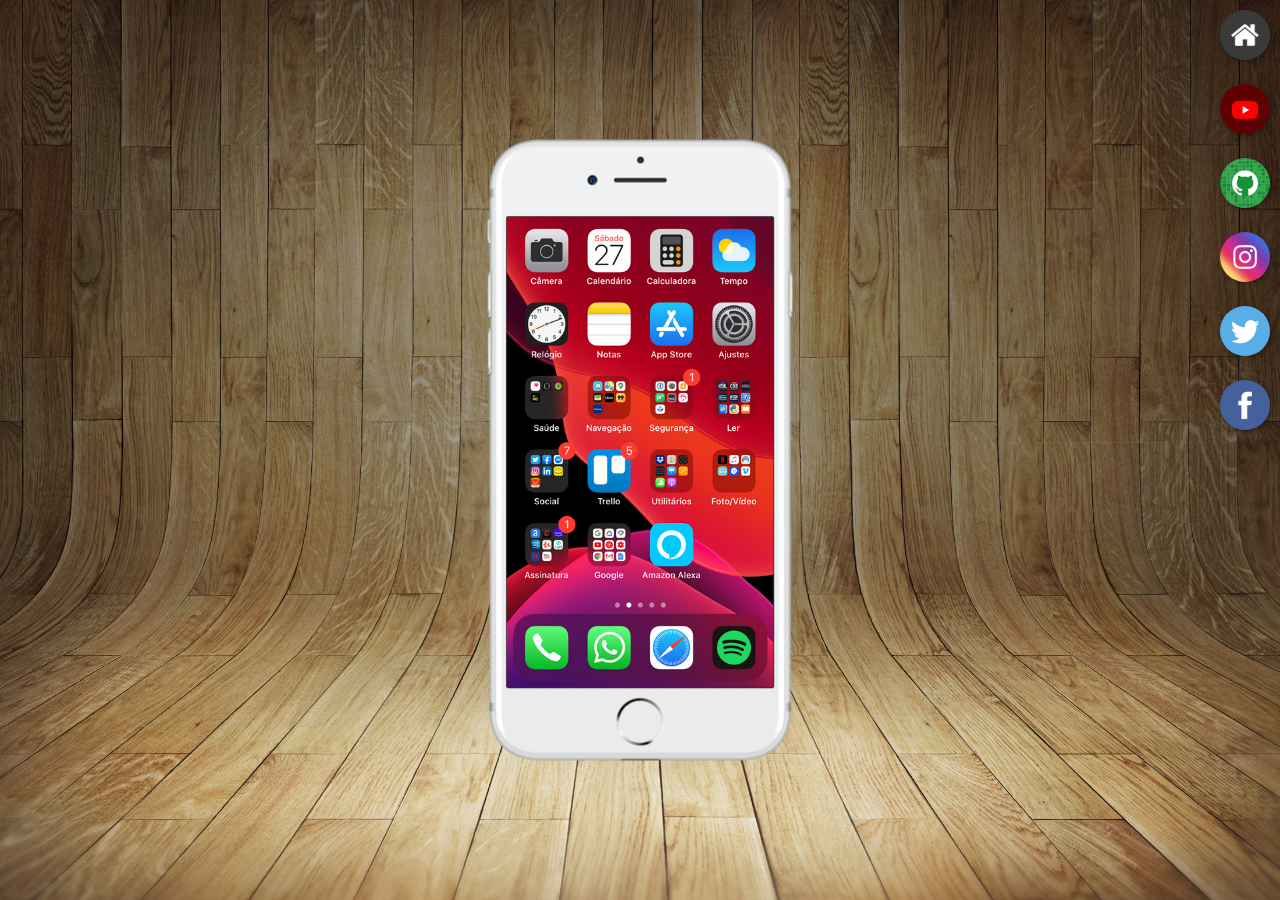
<file: index.html>
<!DOCTYPE html>
<html lang="en">
<head>
    <meta charset="UTF-8">
    <meta name="viewport" content="width=device-width, initial-scale=1.0">
    <title>Projeto Redes Sociais</title>
    <link rel="shortcut icon" href="pacote-d013/pacote-d013/favicon.ico" type="image/x-icon">
    <link rel="stylesheet" href="estilos/style.css">
</head>
<body>
    <main>
       <section id="telefone">
            <iframe src="home.html" name="tela" id="tela" frameborder="0">
                <p>Seu navegador não é compatível com isso.</p>
            </iframe>
       </section> 
       <section id="redes-sociais">
            <a href="home.html" target="tela"><img src="pacote-d013/pacote-d013/imagens/logo-home.jpg" alt="Home"></a><br>
            <a href="youtube.html" target="tela"><img src="pacote-d013/pacote-d013/imagens/logo-youtube.jpg" alt="Youtube"></a><br>
            <a href="github.html" target="tela"><img src="pacote-d013/pacote-d013/imagens/logo-github.jpg" alt="Githube"></a><br>
            <a href="instagram.html" target="tela"><img src="pacote-d013/pacote-d013/imagens/logo-instagram.jpg" alt="Instagram"></a><br>
            <a href="twitter.html" target="tela"><img src="pacote-d013/pacote-d013/imagens/logo-twitter.jpg" alt="Twitter"></a><br>
            <a href="facebook.html" target="tela"><img src="pacote-d013/pacote-d013/imagens/logo-facebook.jpg" alt="Facebook"></a>
       </section>
    </main>
</body>
</html>
</file>
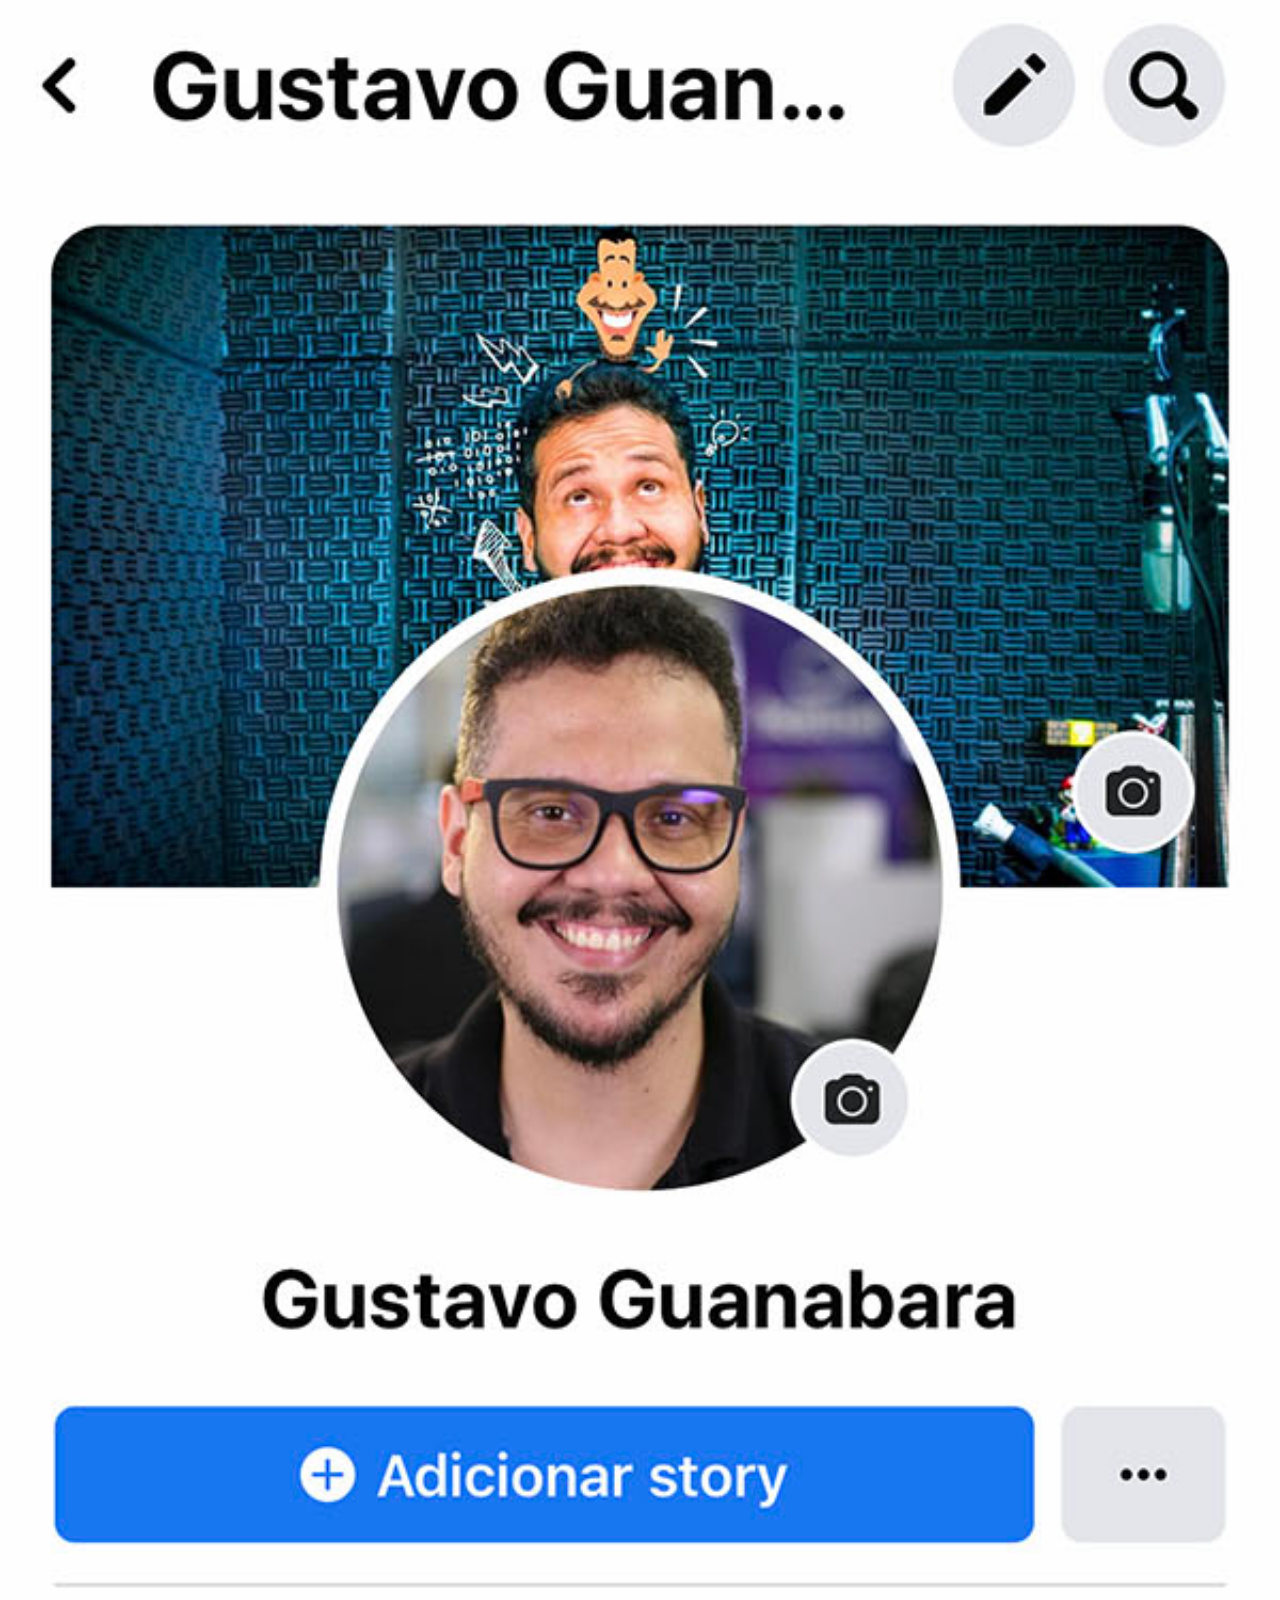
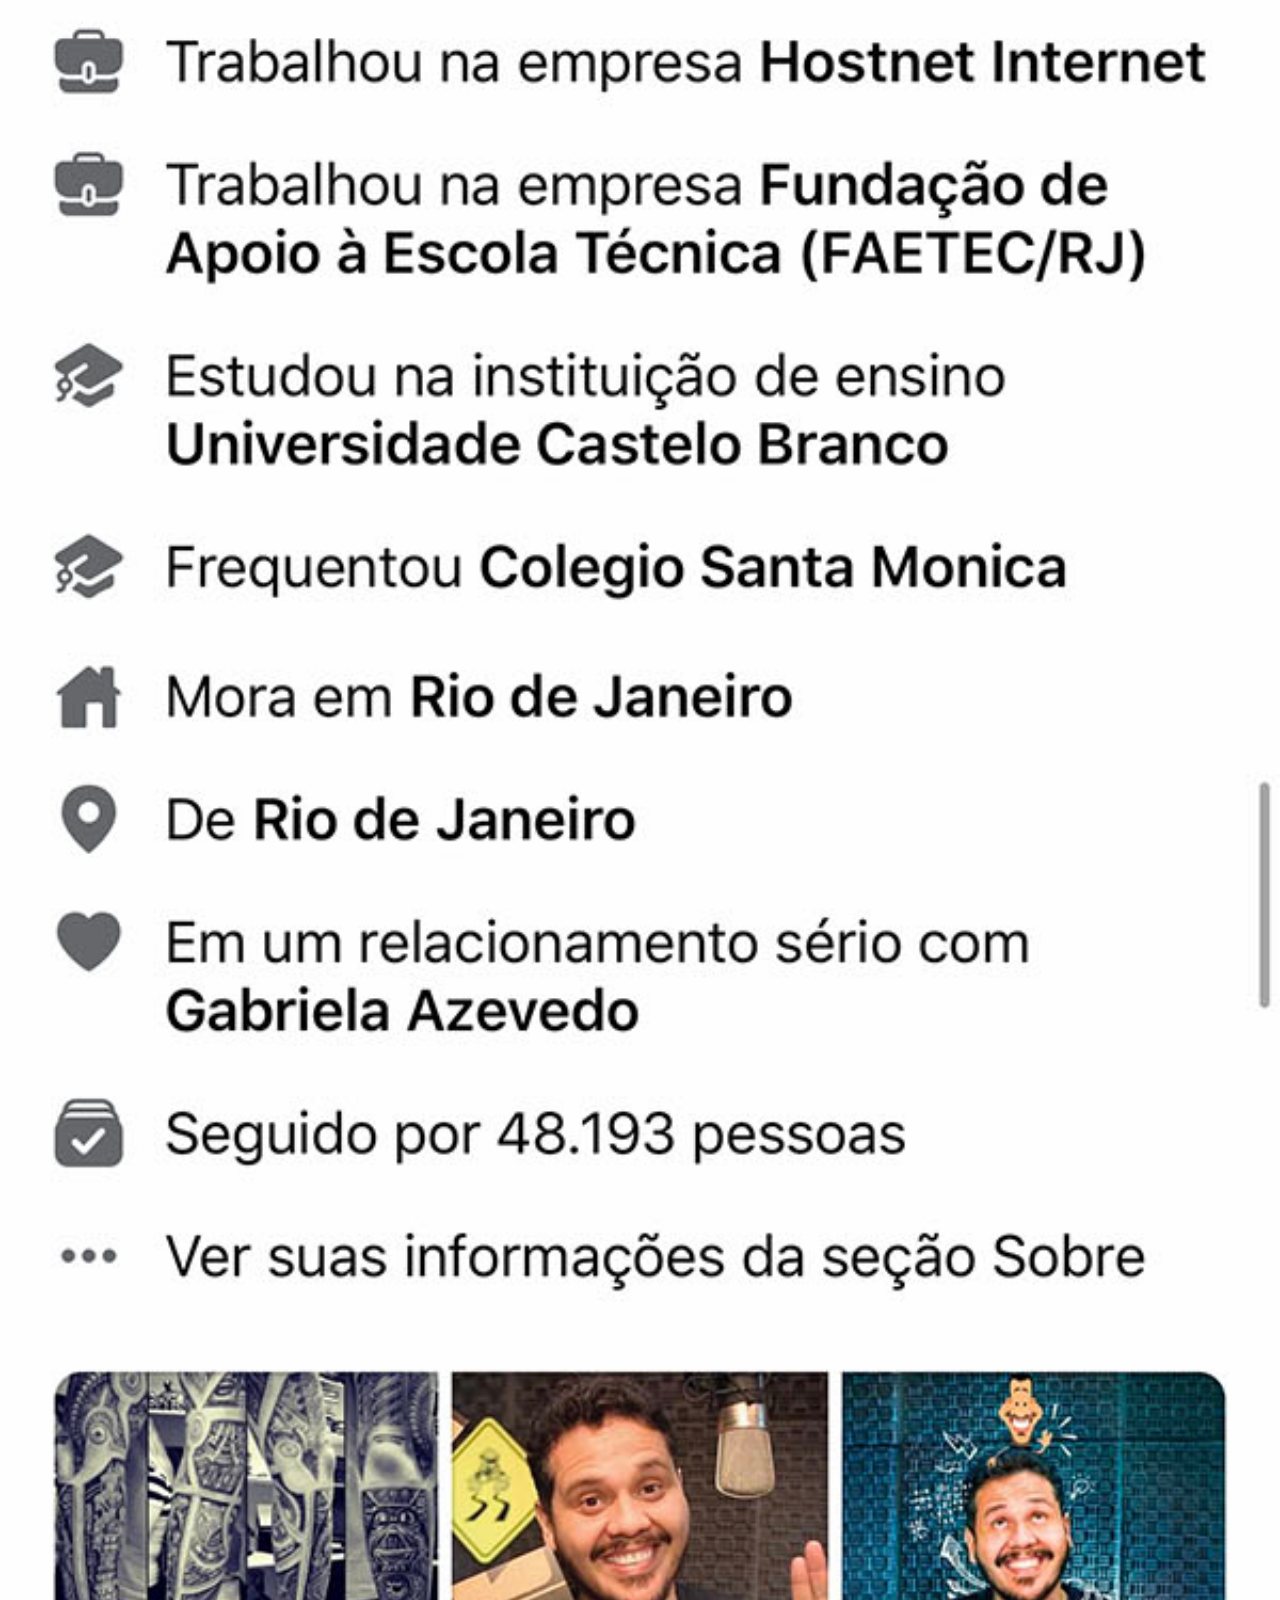
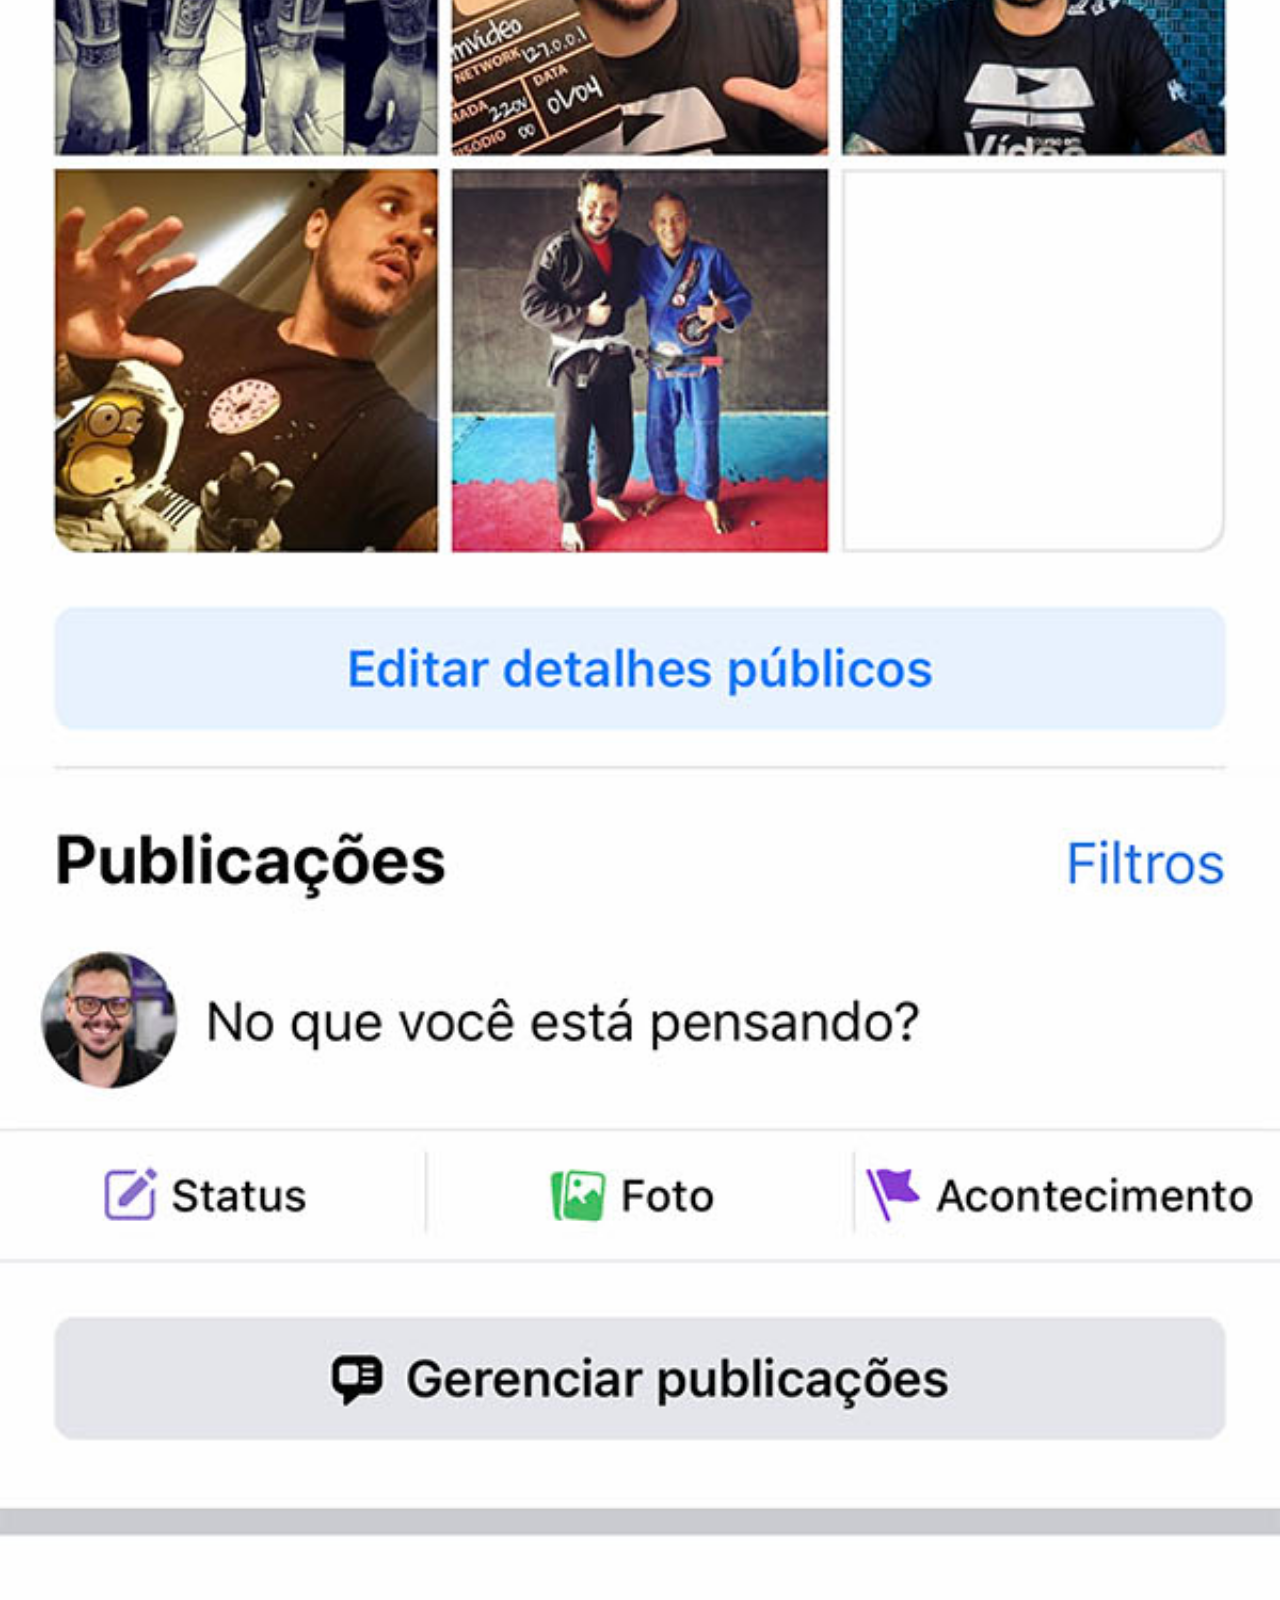
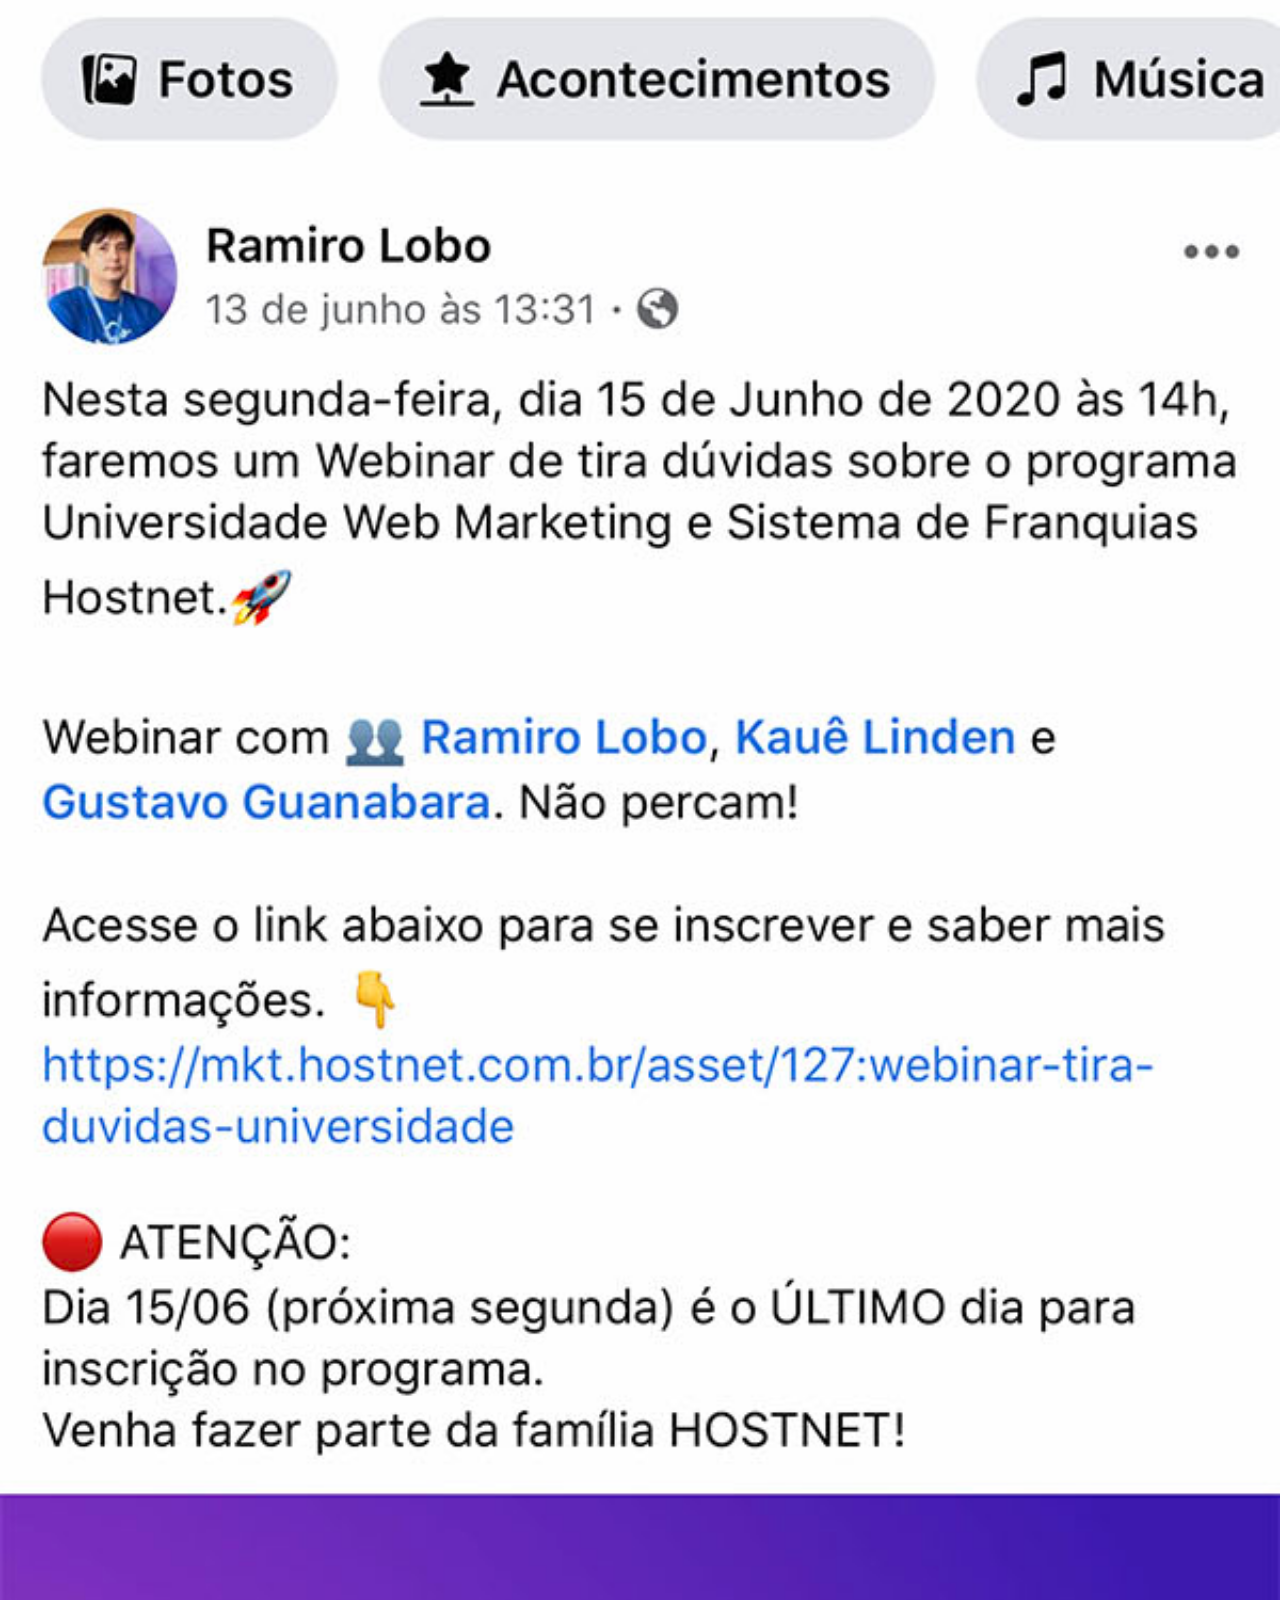
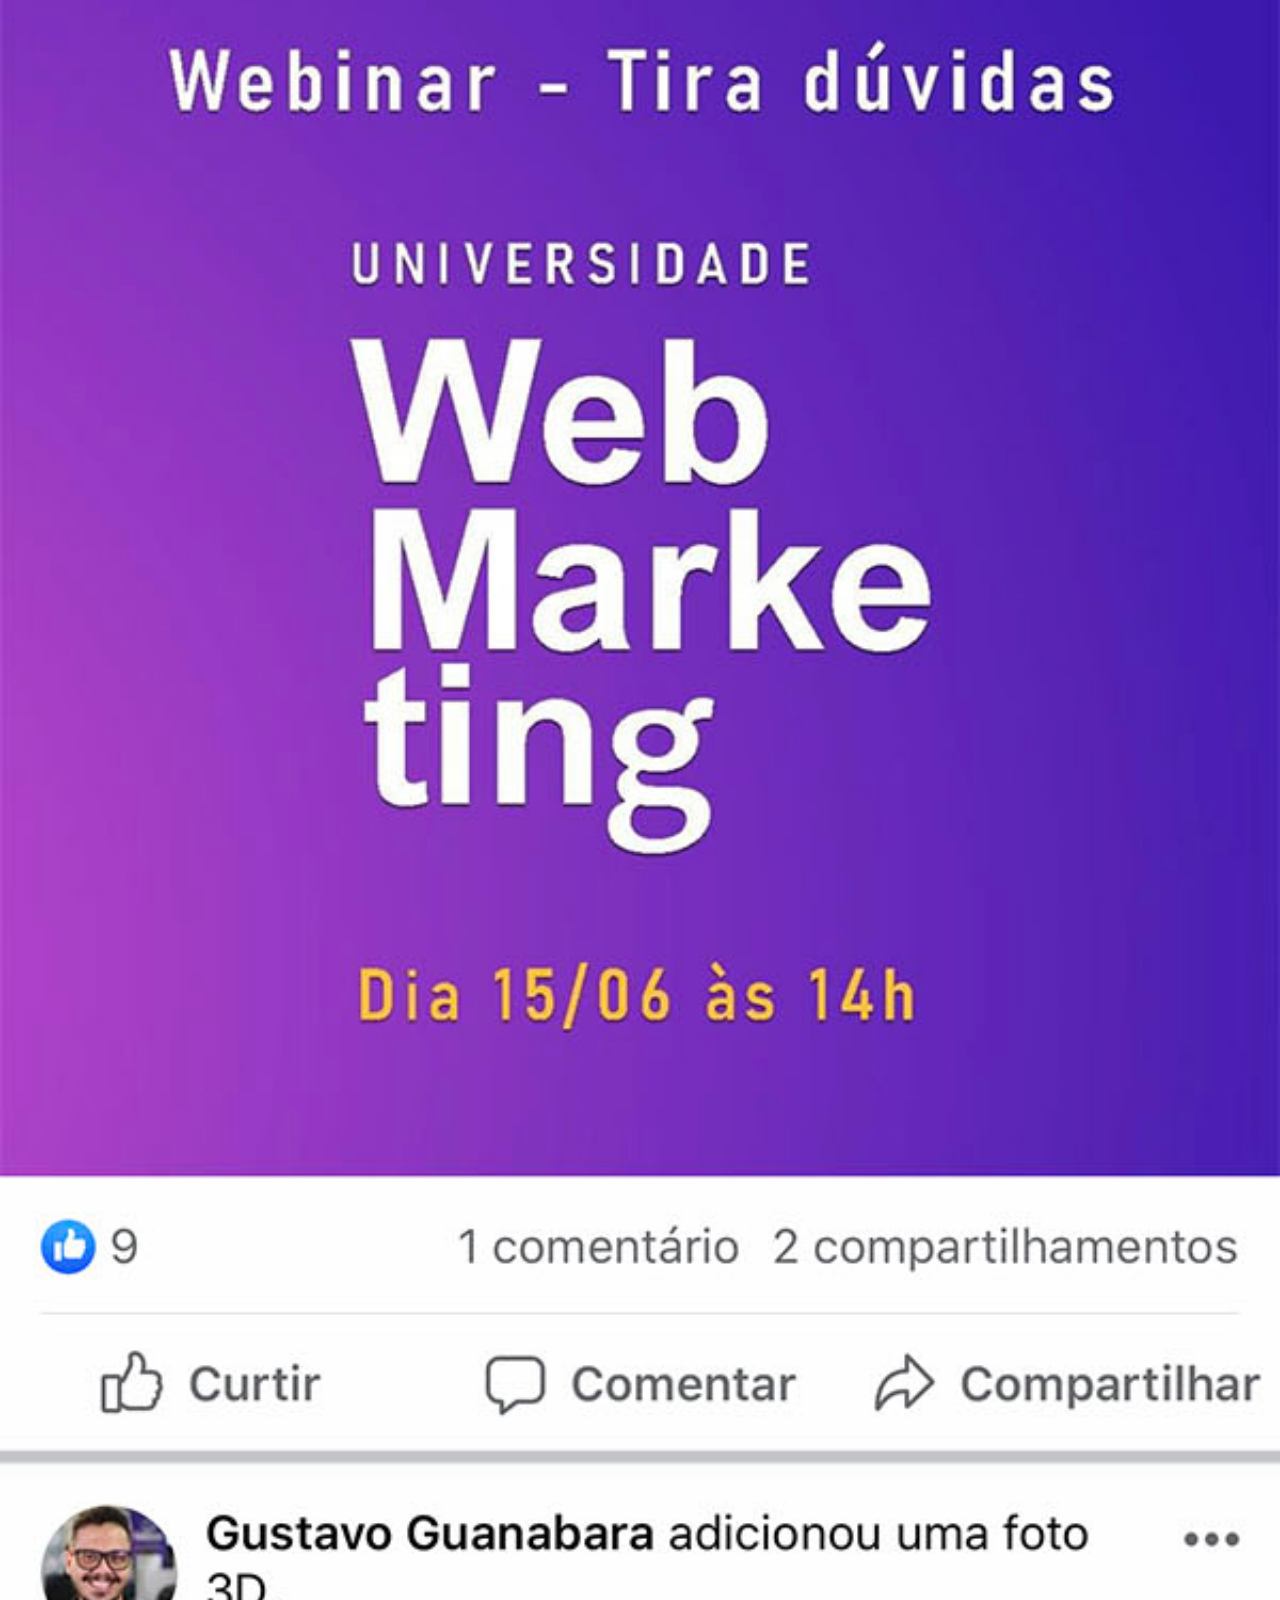
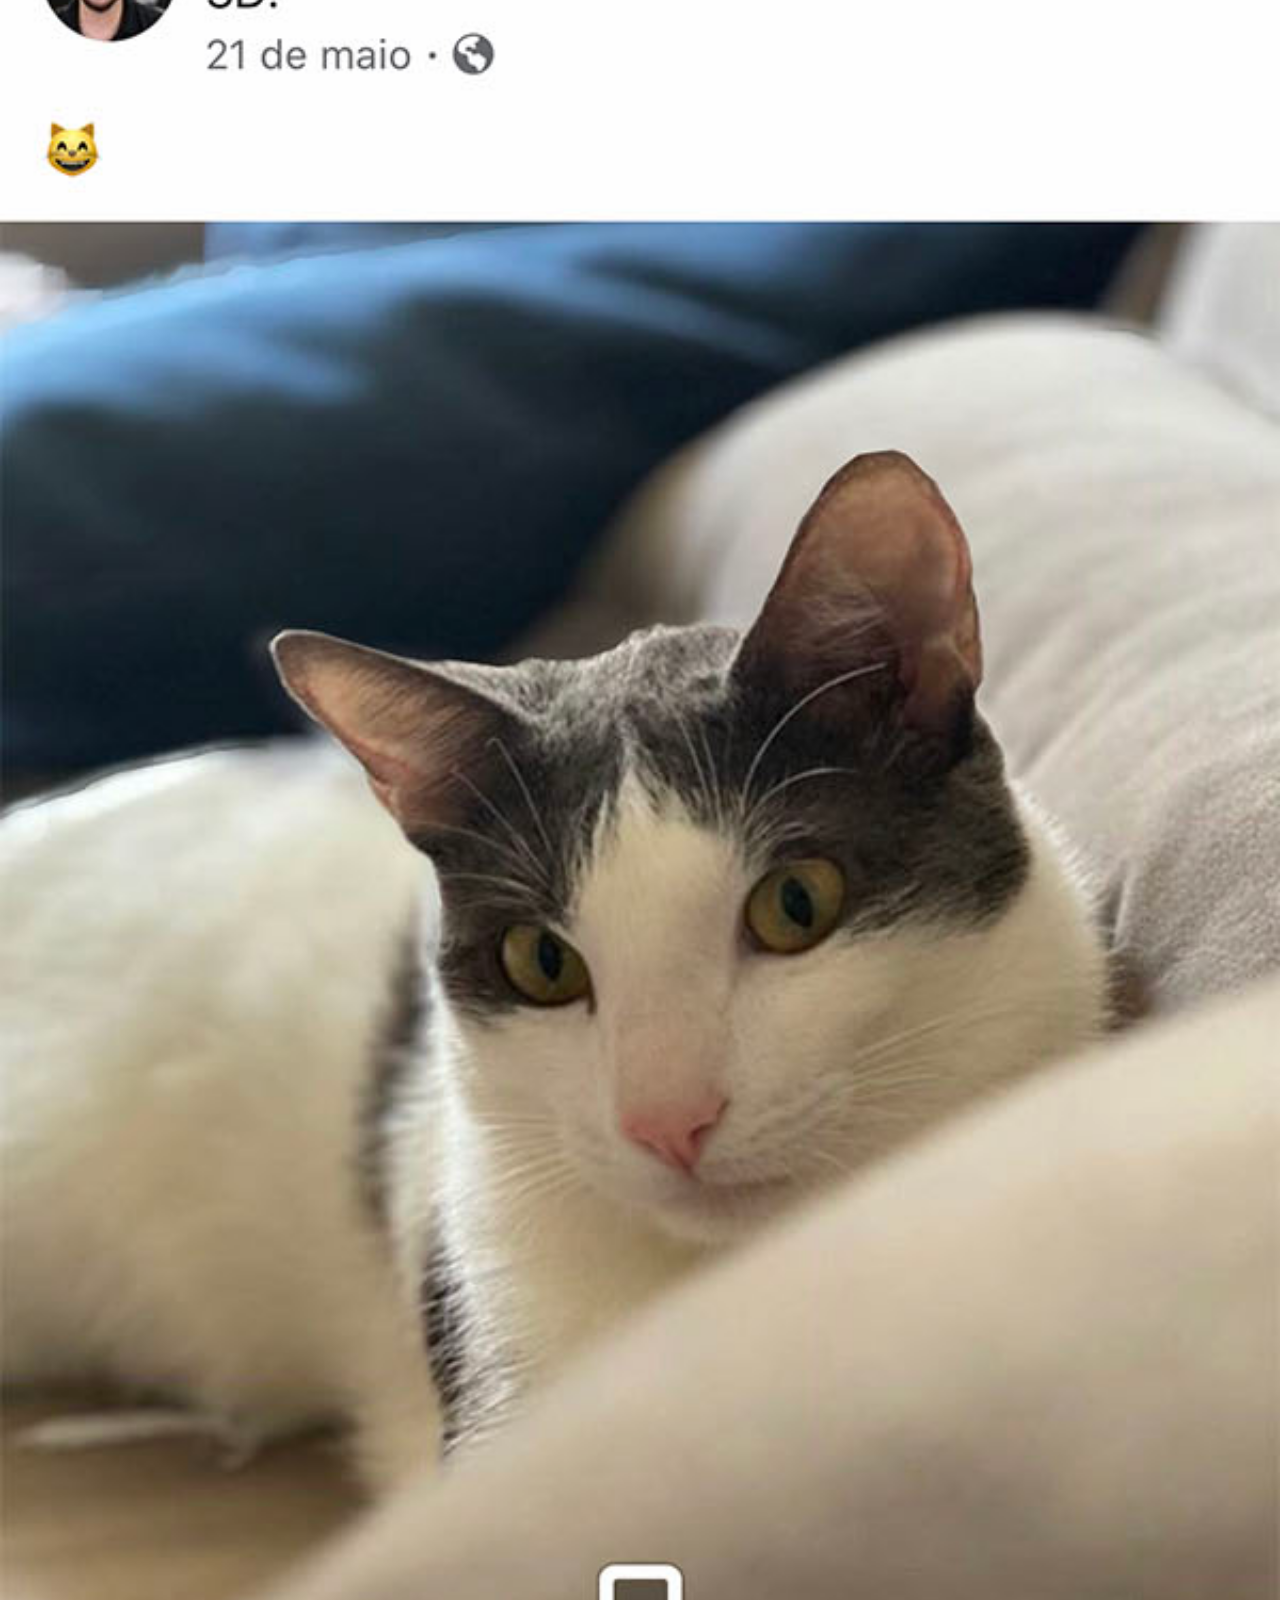
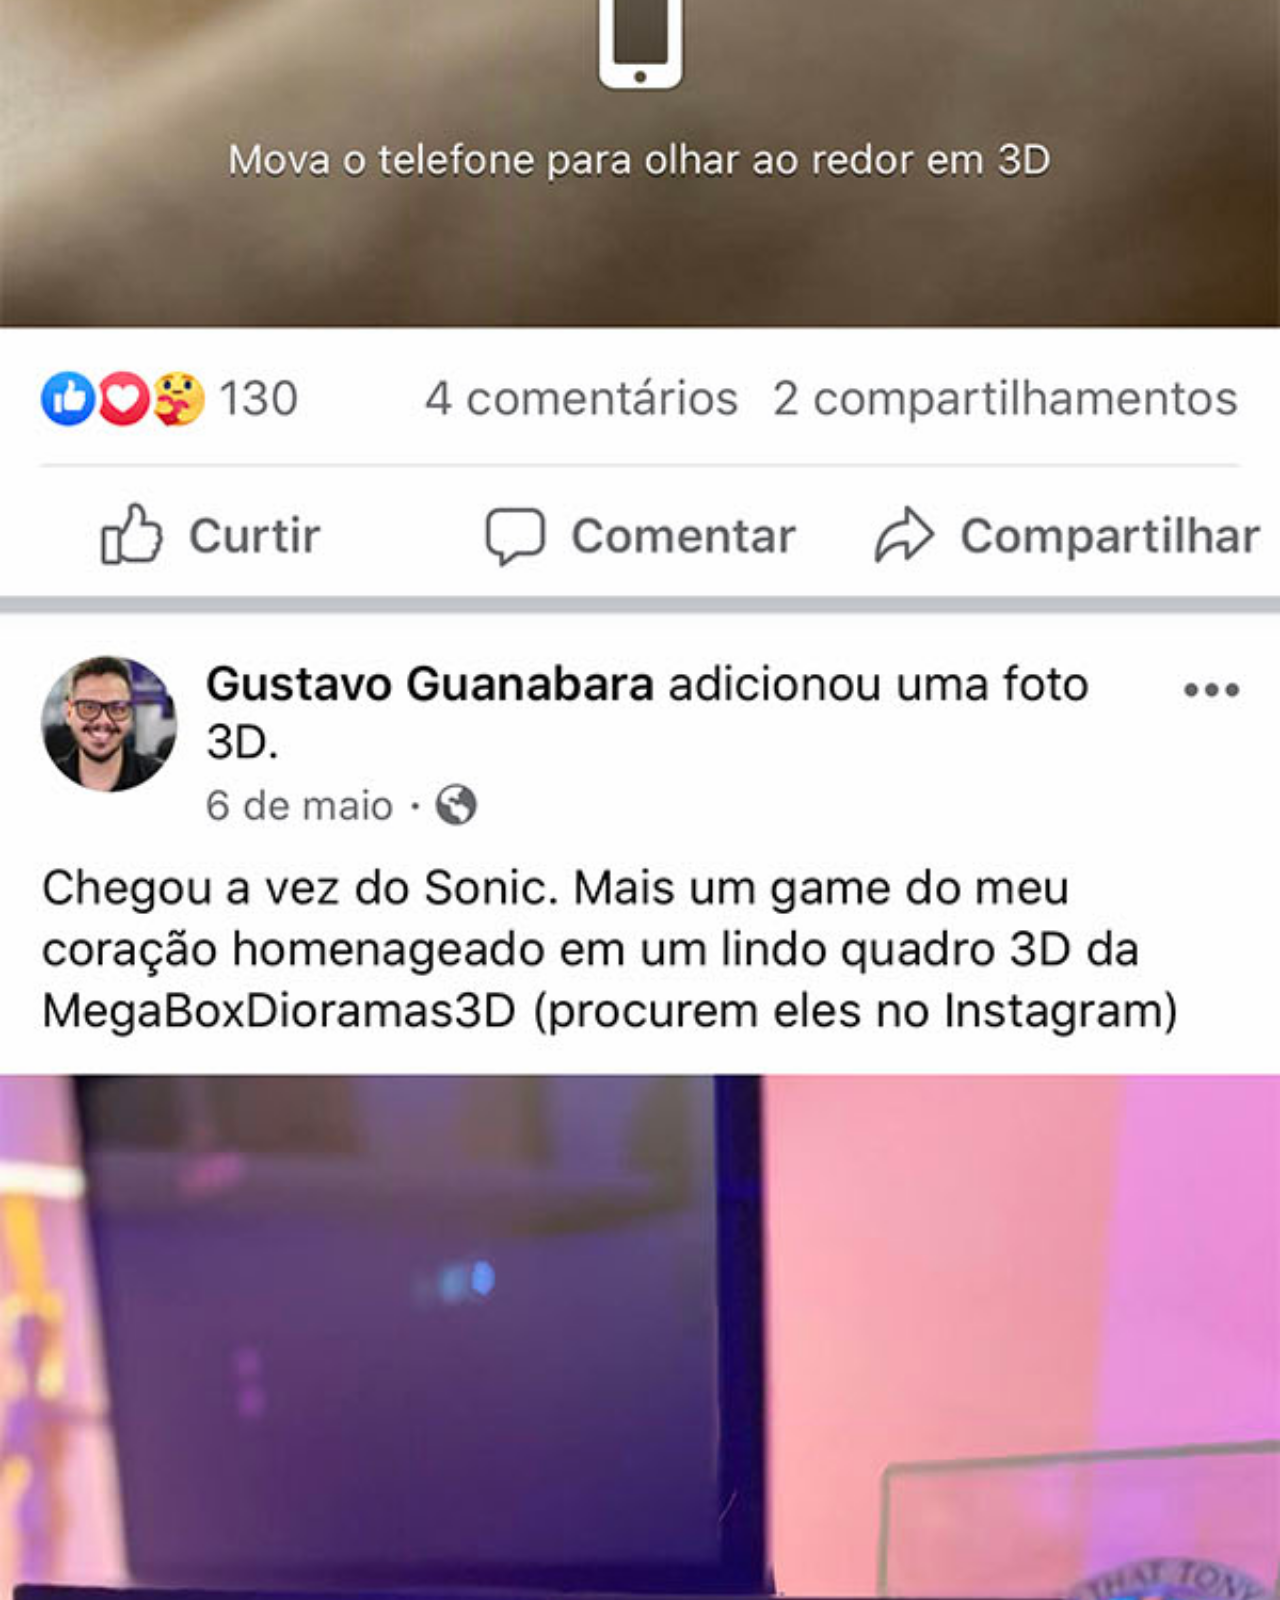
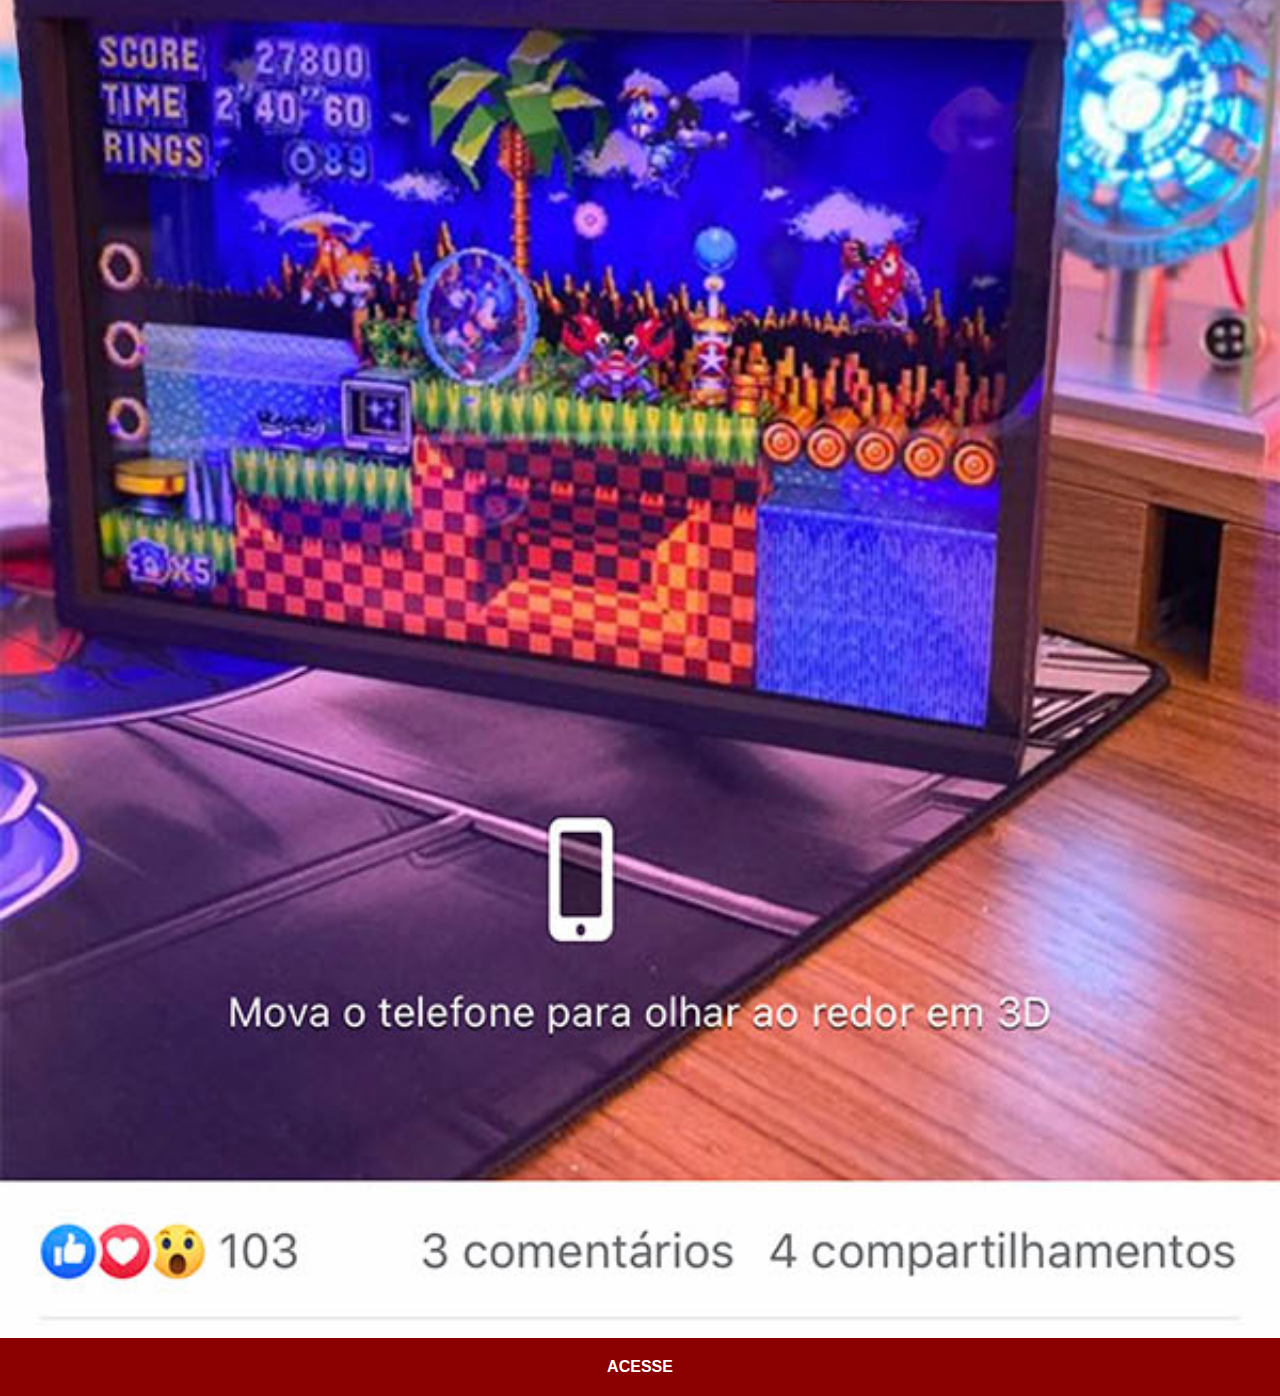
<file: facebook.html>
<!DOCTYPE html>
<html lang="en">
<head>
    <meta charset="UTF-8">
    <meta name="viewport" content="width=device-width, initial-scale=1.0">
    <title>Document</title>
    <link rel="stylesheet" href="estilos/social.css">
</head>
<body>
    <img src="pacote-d013/pacote-d013/imagens/tela-facebook.jpg" alt="Facebook">
    <a href="https://www.facebook.com/gustavoguanabara/" target="_blank">ACESSE</a>
</body>
</html>
</file>
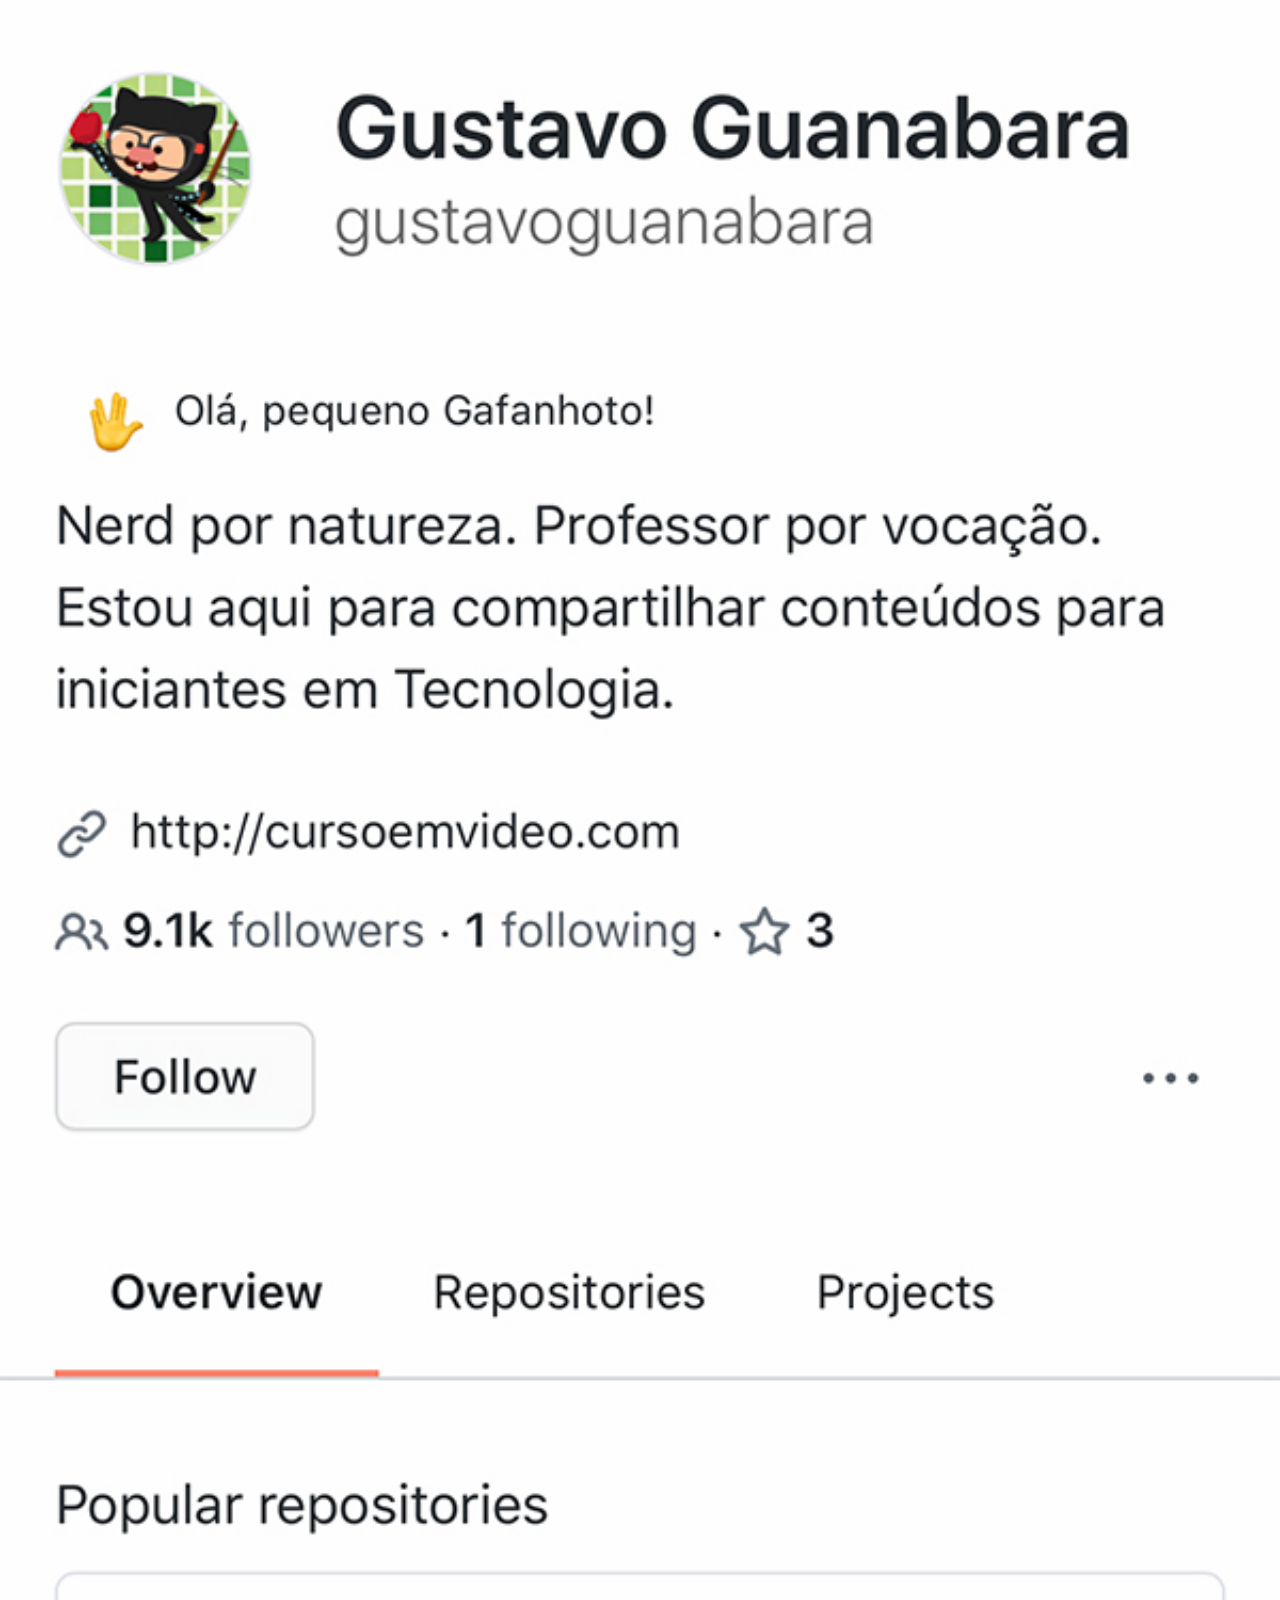
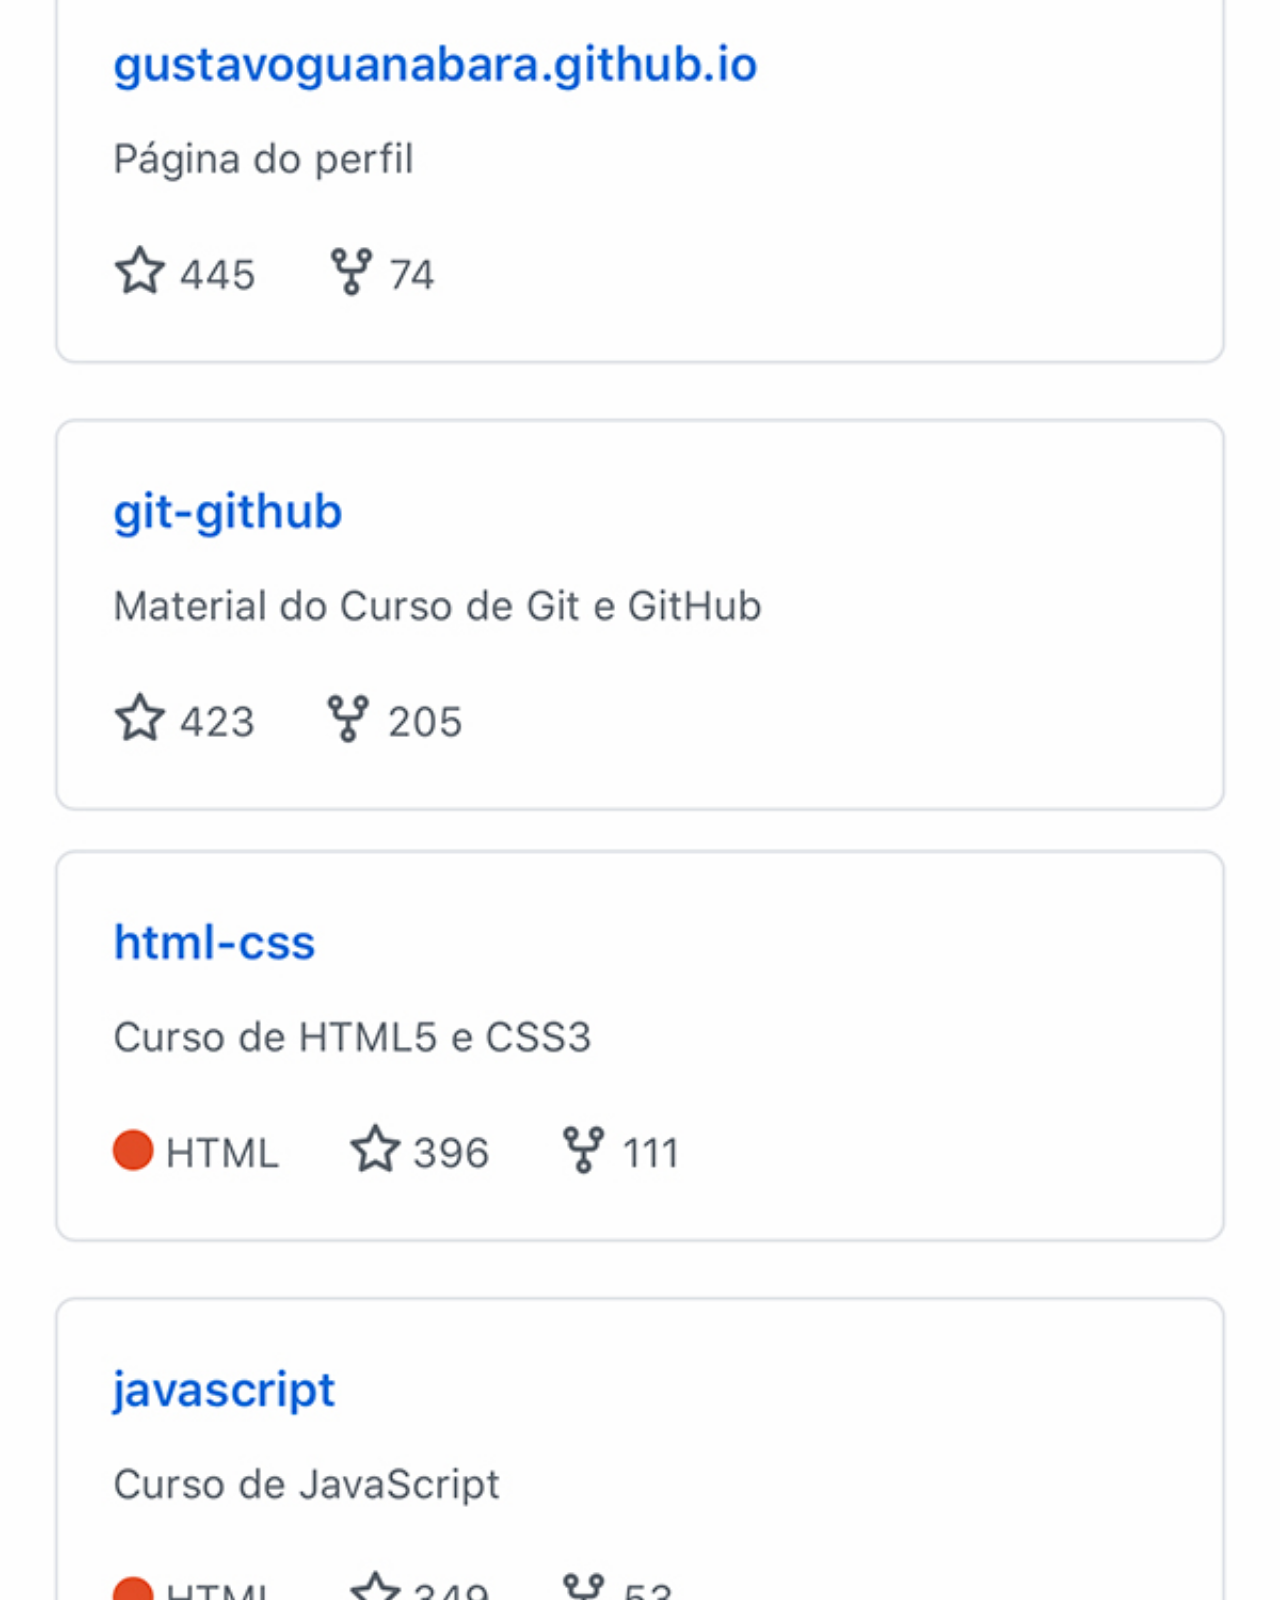
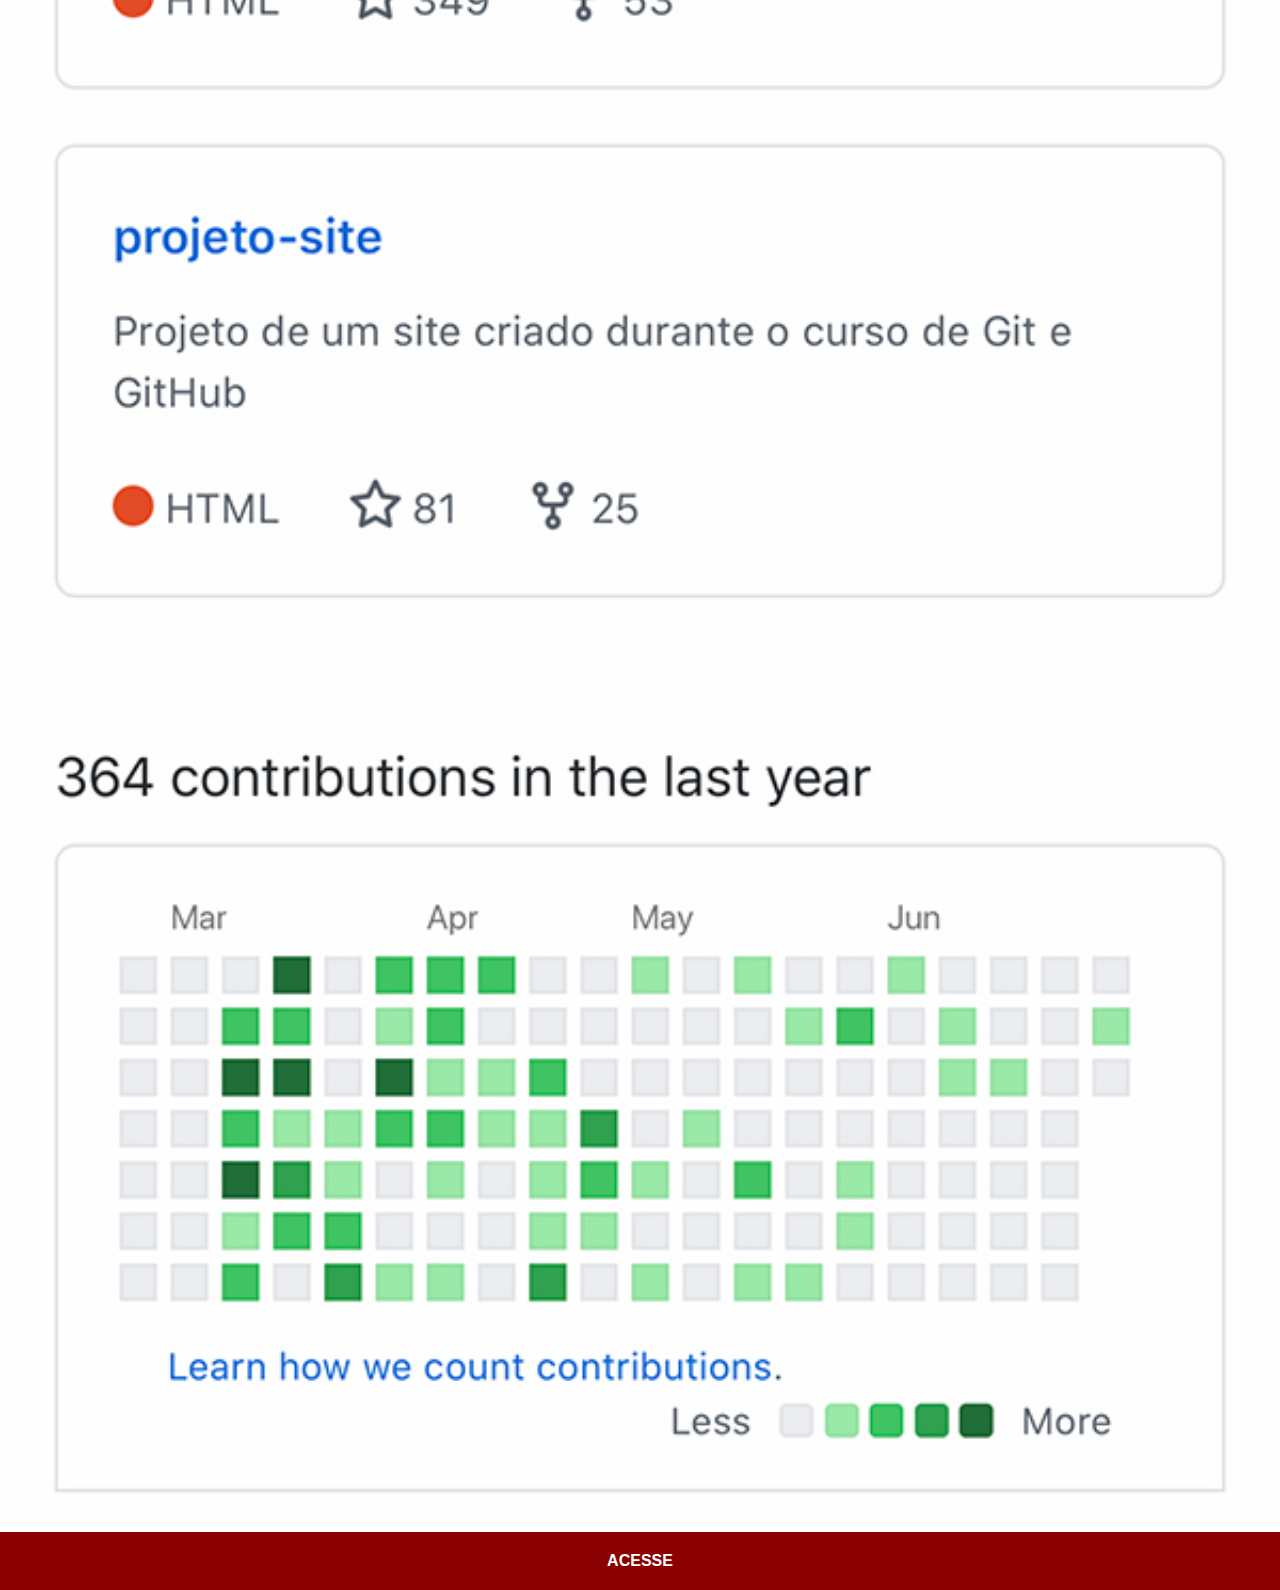
<file: github.html>
<!DOCTYPE html>
<html lang="en">
<head>
    <meta charset="UTF-8">
    <meta name="viewport" content="width=device-width, initial-scale=1.0">
    <title>Document</title>
    <link rel="stylesheet" href="estilos/social.css">
</head>
<body>
    <img src="pacote-d013/pacote-d013/imagens/tela-github.jpg" alt="Github">
    <a href="https://github.com/gustavoguanabara" target="_blank">ACESSE</a>
</body>
</html>
</file>
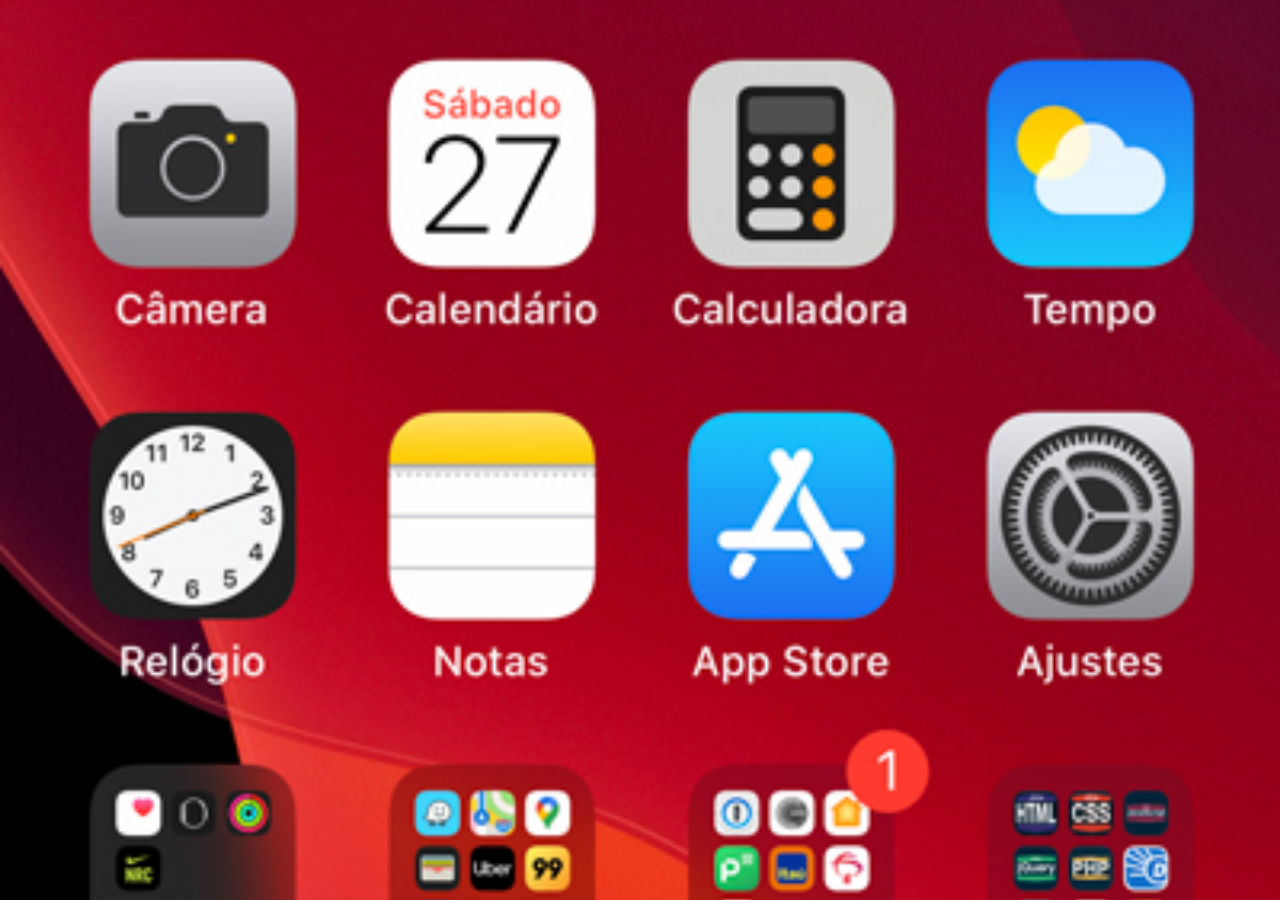
<file: home.html>
<!DOCTYPE html>
<html lang="en">
<head>
    <meta charset="UTF-8">
    <meta name="viewport" content="width=device-width, initial-scale=1.0">
    <title>Document</title>
</head>
<style>
    * {
        margin: 0px;
        padding: 0px;
    }

    body {
        width: 100vw;
        height: 100vh;
        background: black url('pacote-d013/pacote-d013/imagens/tela-home.jpg') no-repeat top center;
        background-size: cover;
    }

</style>
<body>
    
</body>
</html>
</file>
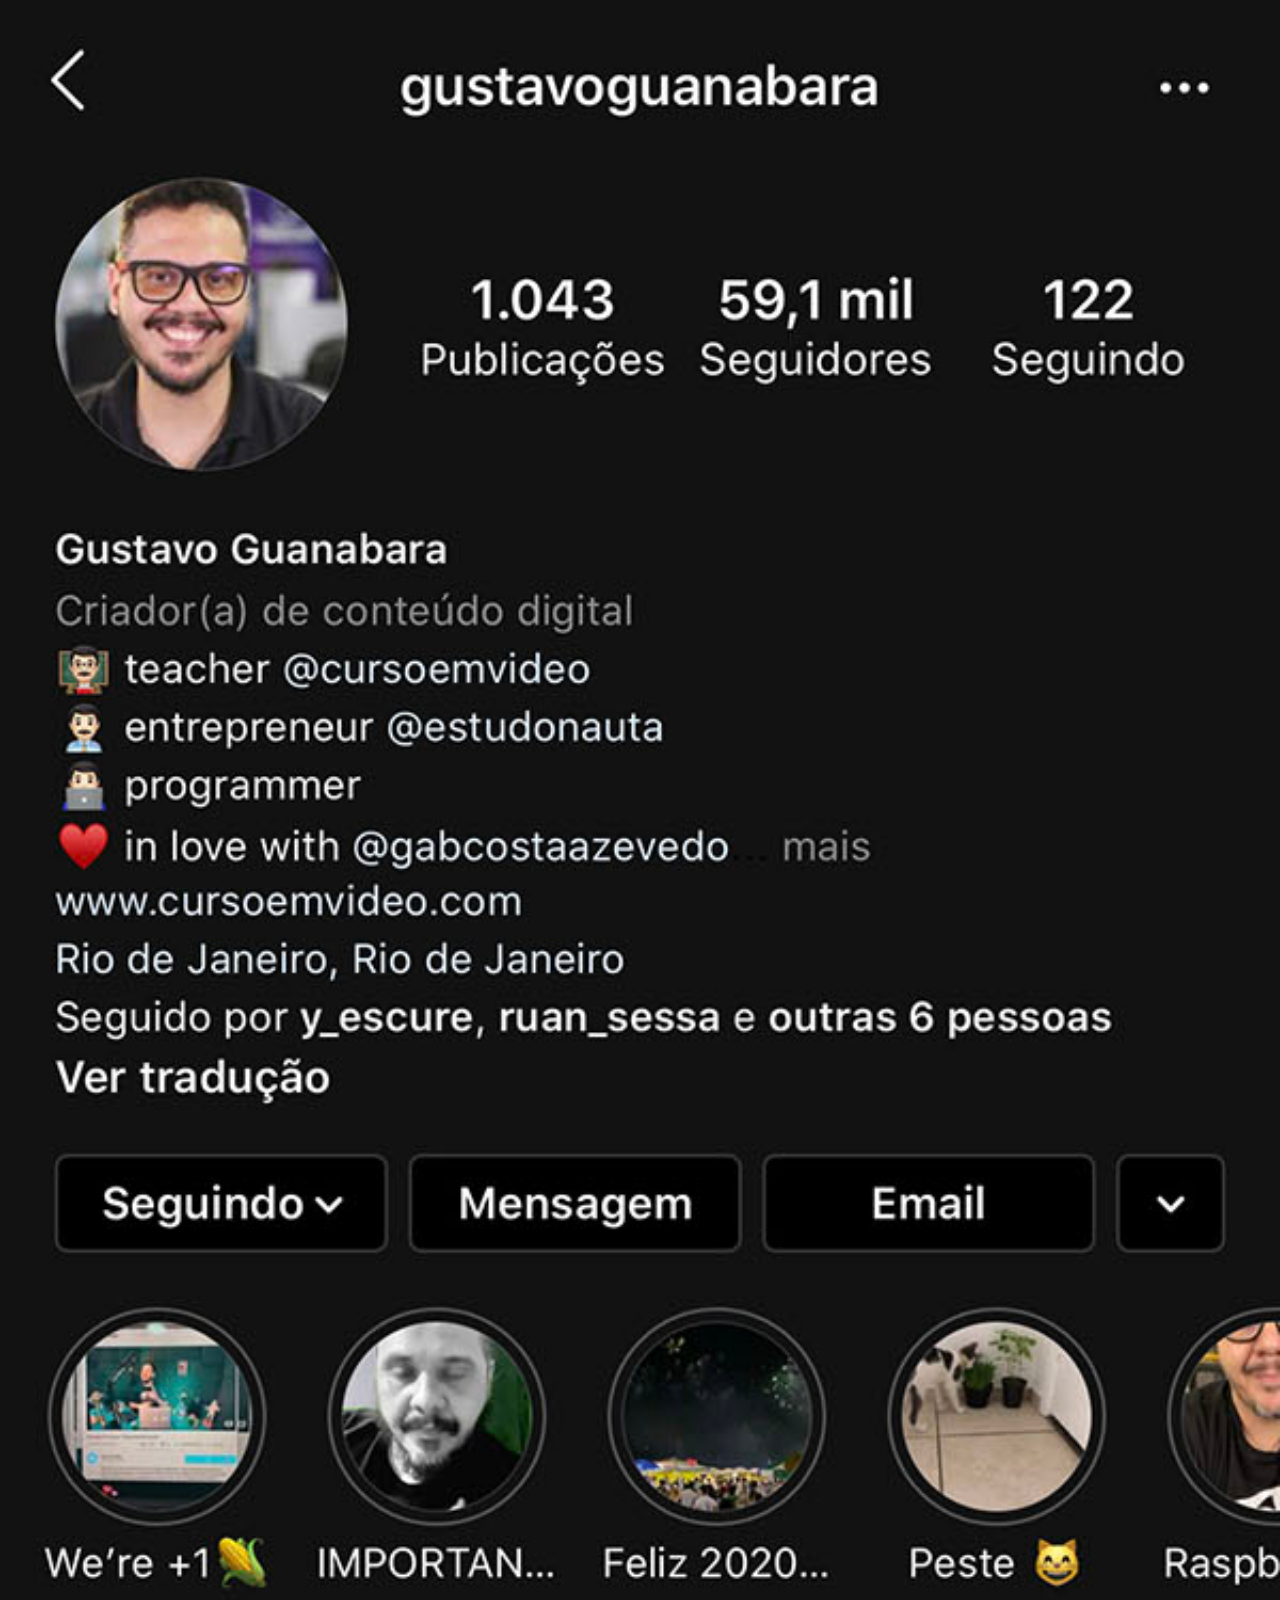
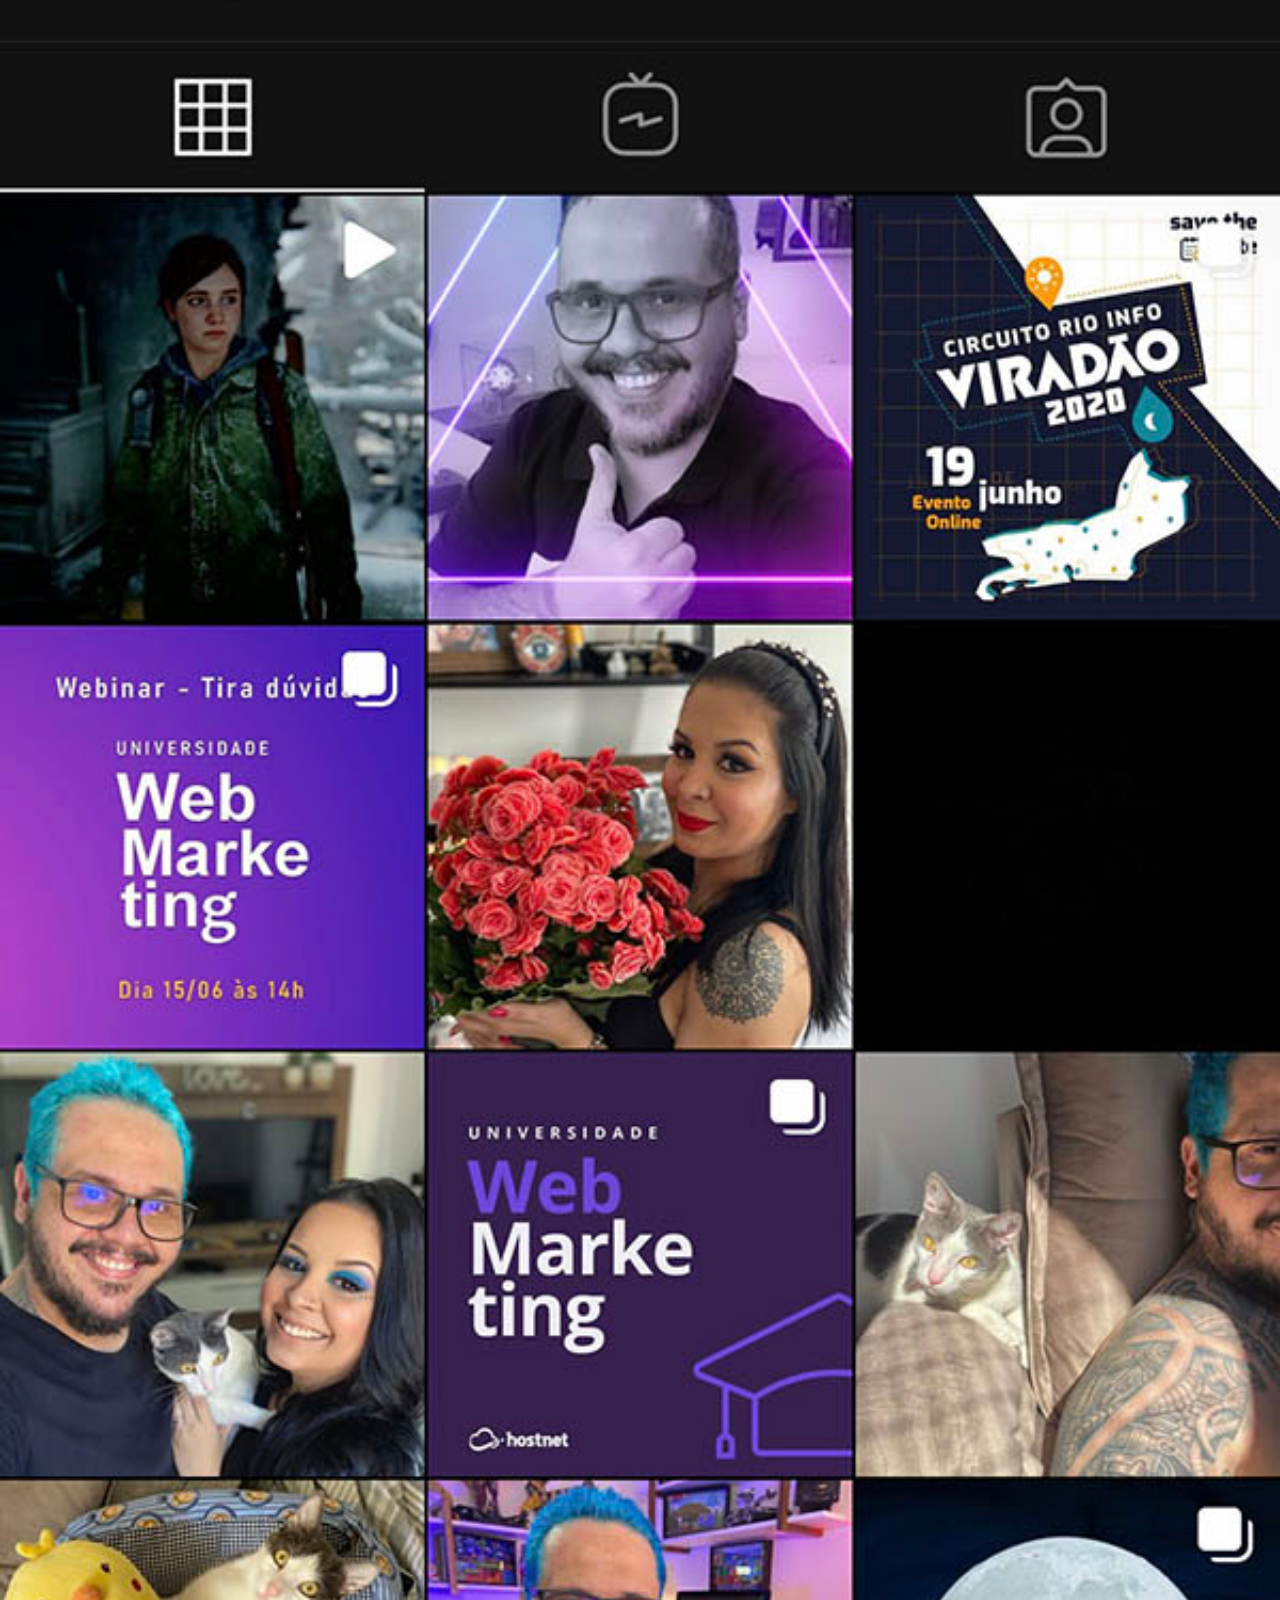
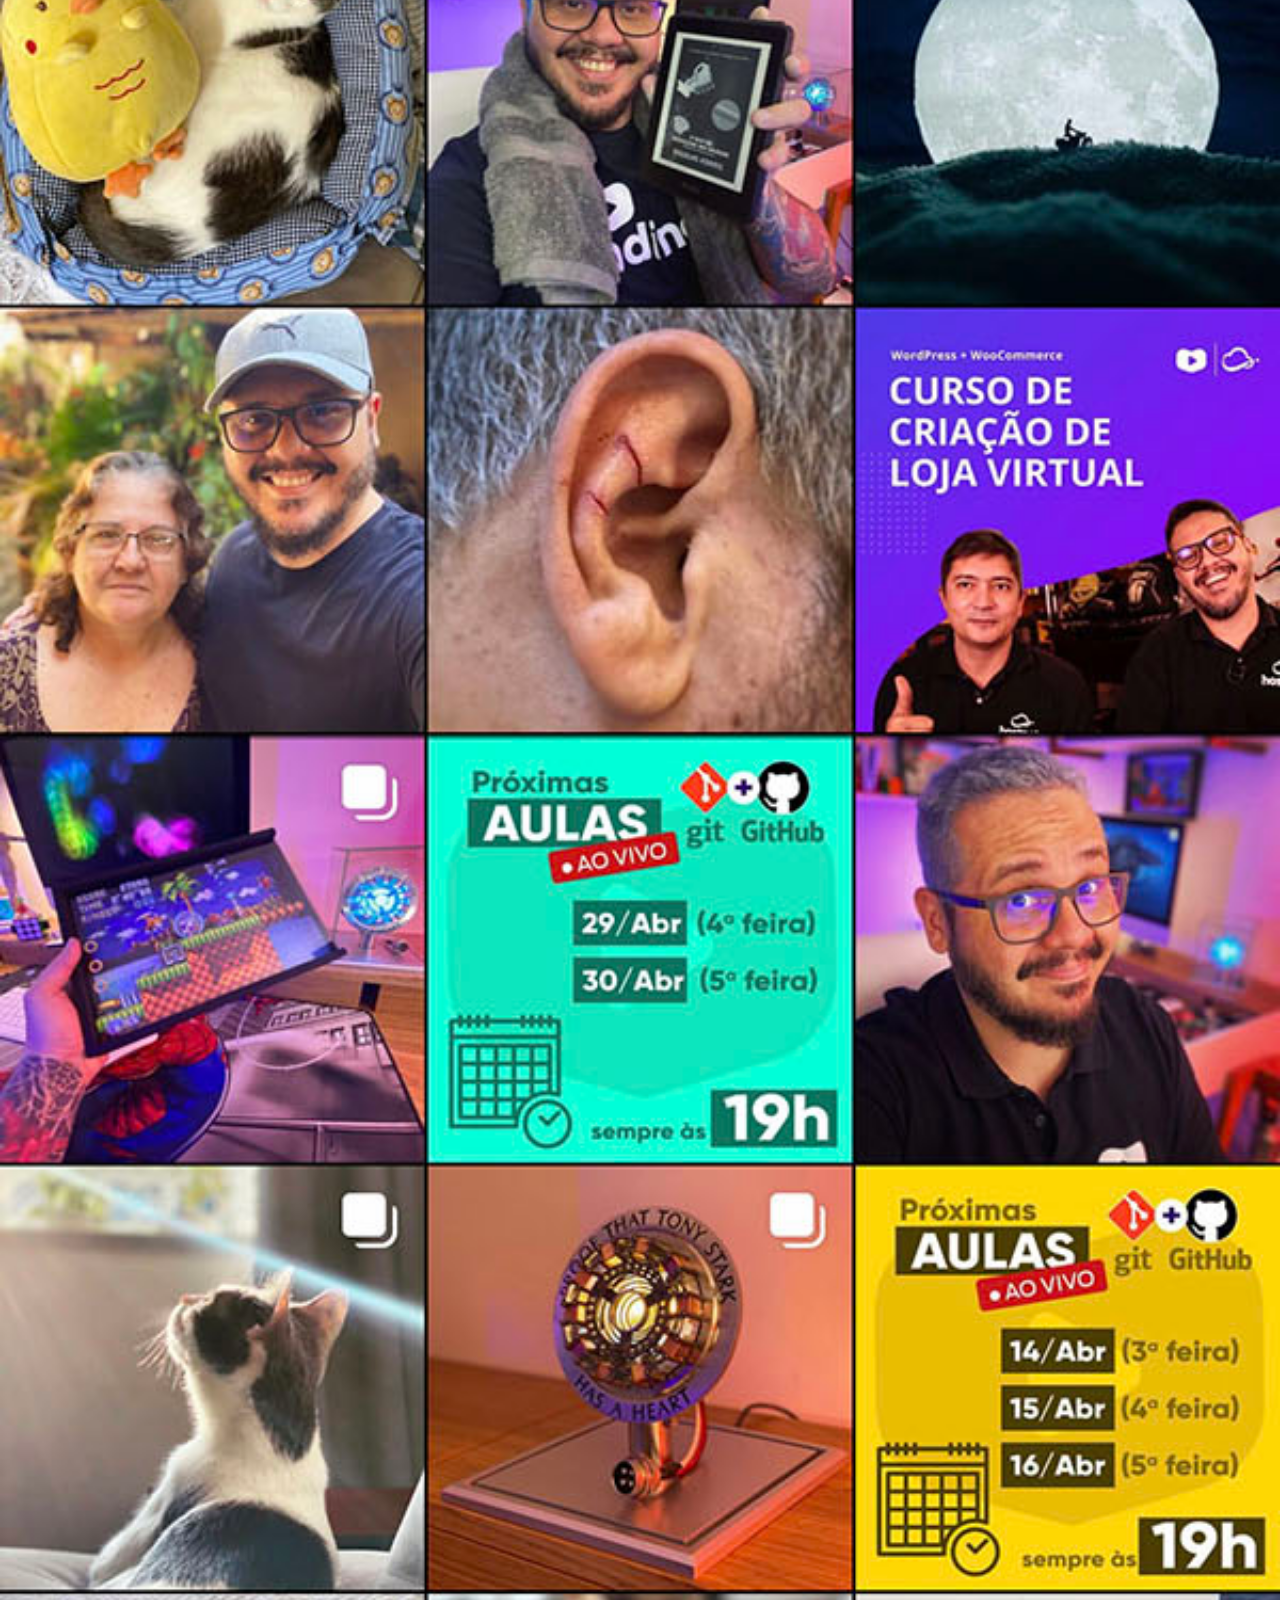
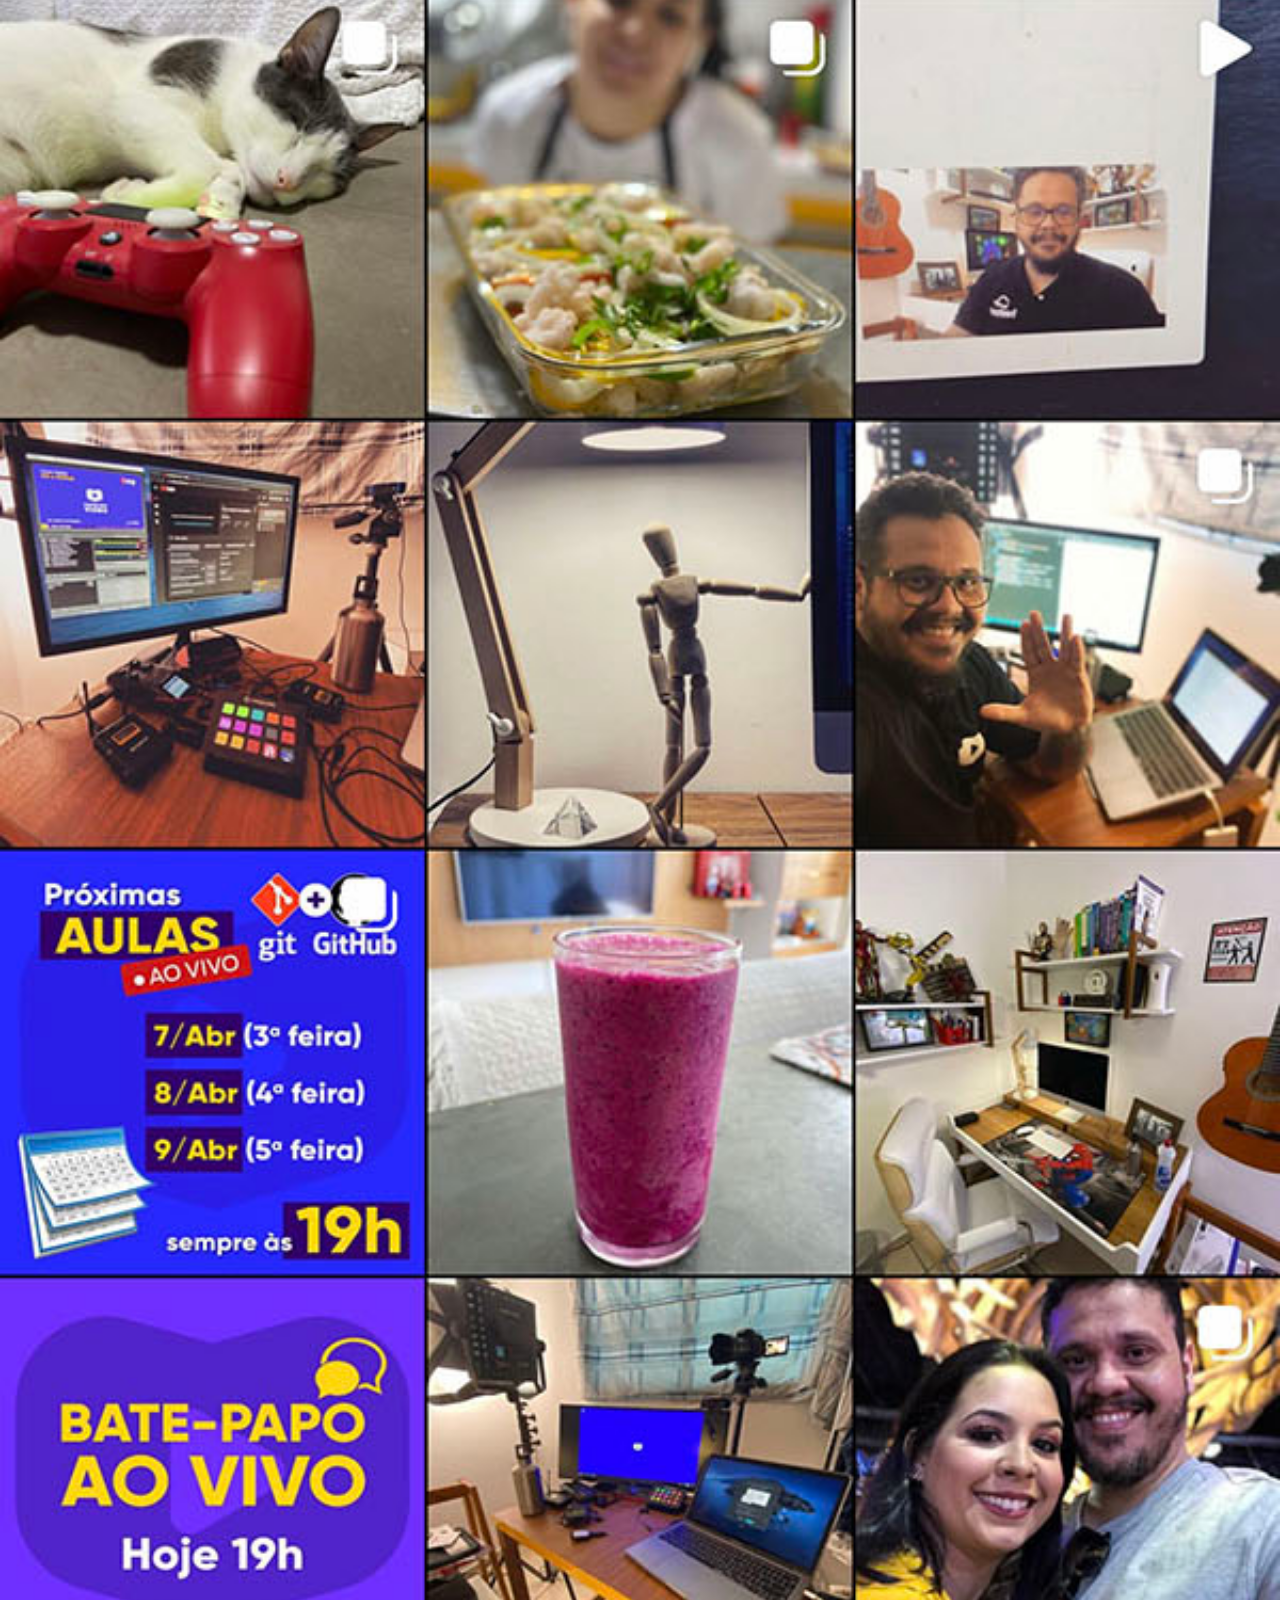
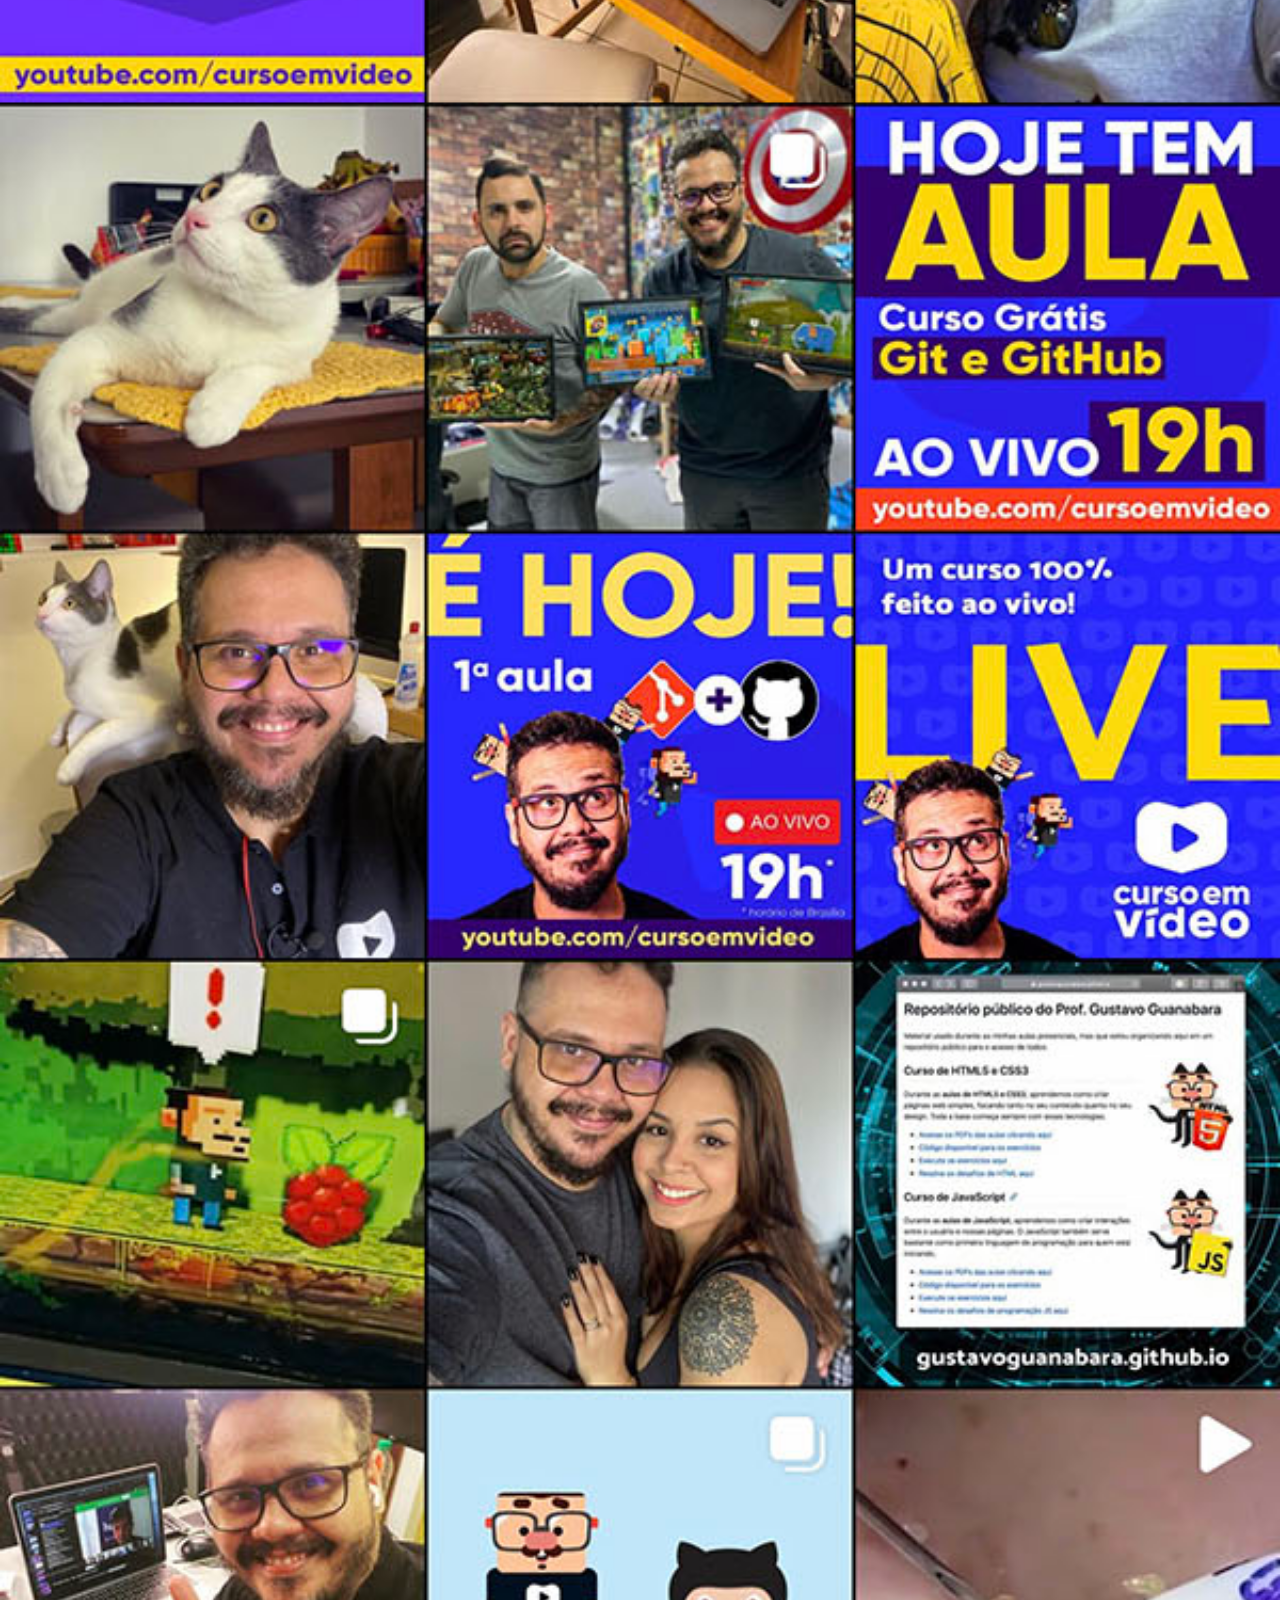
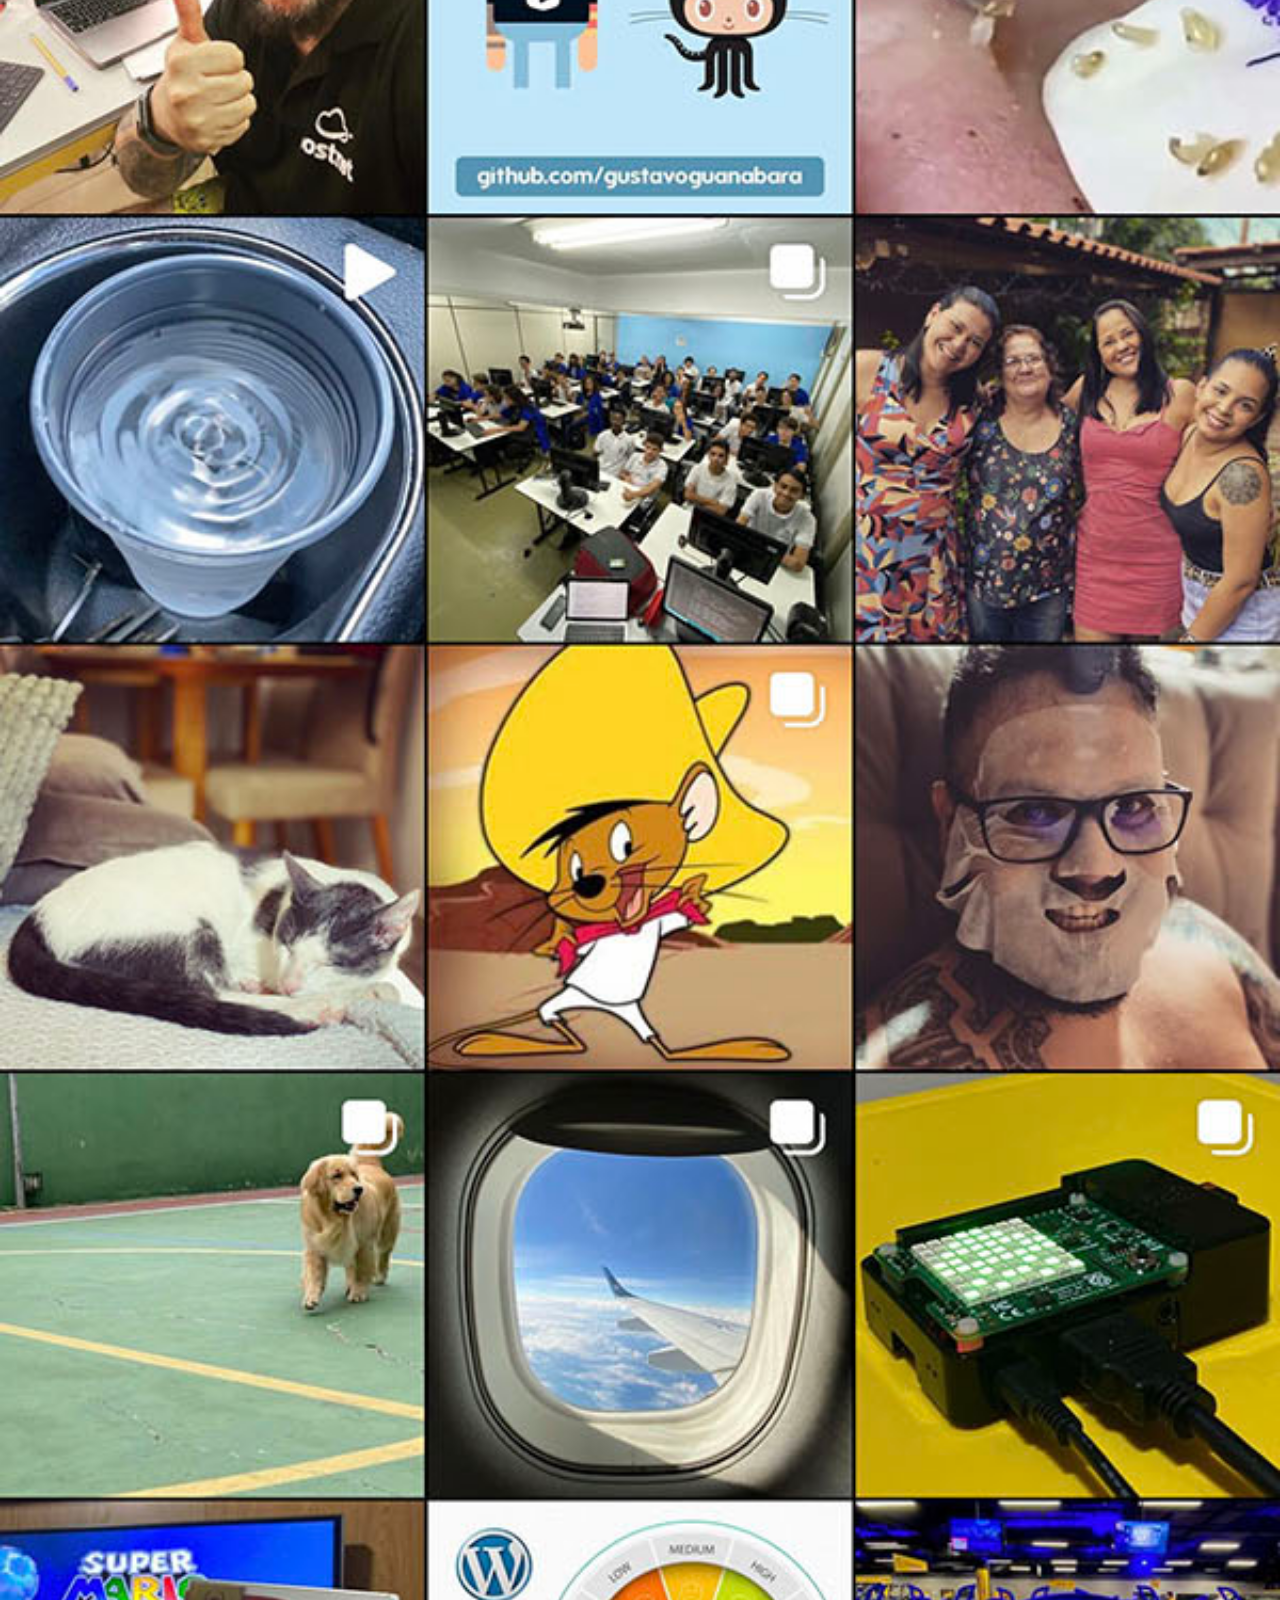
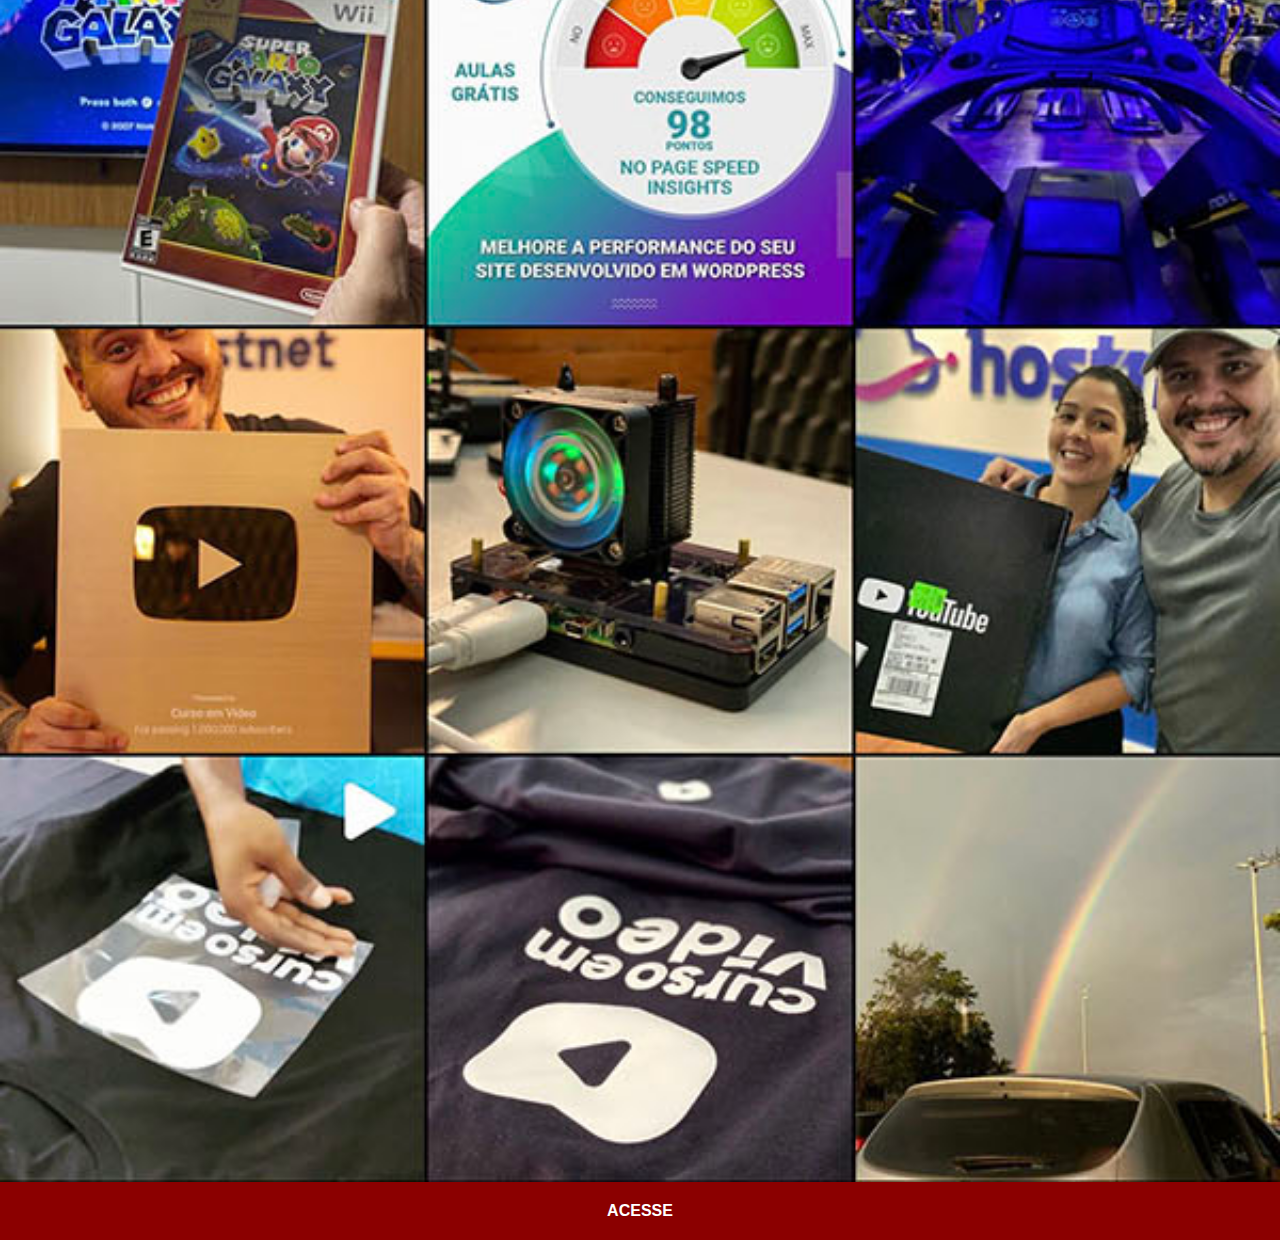
<file: instagram.html>
<!DOCTYPE html>
<html lang="en">
<head>
    <meta charset="UTF-8">
    <meta name="viewport" content="width=device-width, initial-scale=1.0">
    <title>Document</title>
    <link rel="stylesheet" href="estilos/social.css">
</head>
<body>
    <img src="pacote-d013/pacote-d013/imagens/tela-instagram.jpg" alt="Instagram">
    <a href="https://www.instagram.com/gustavoguanabara/" target="_blank">ACESSE</a>
</body>
</html>
</file>
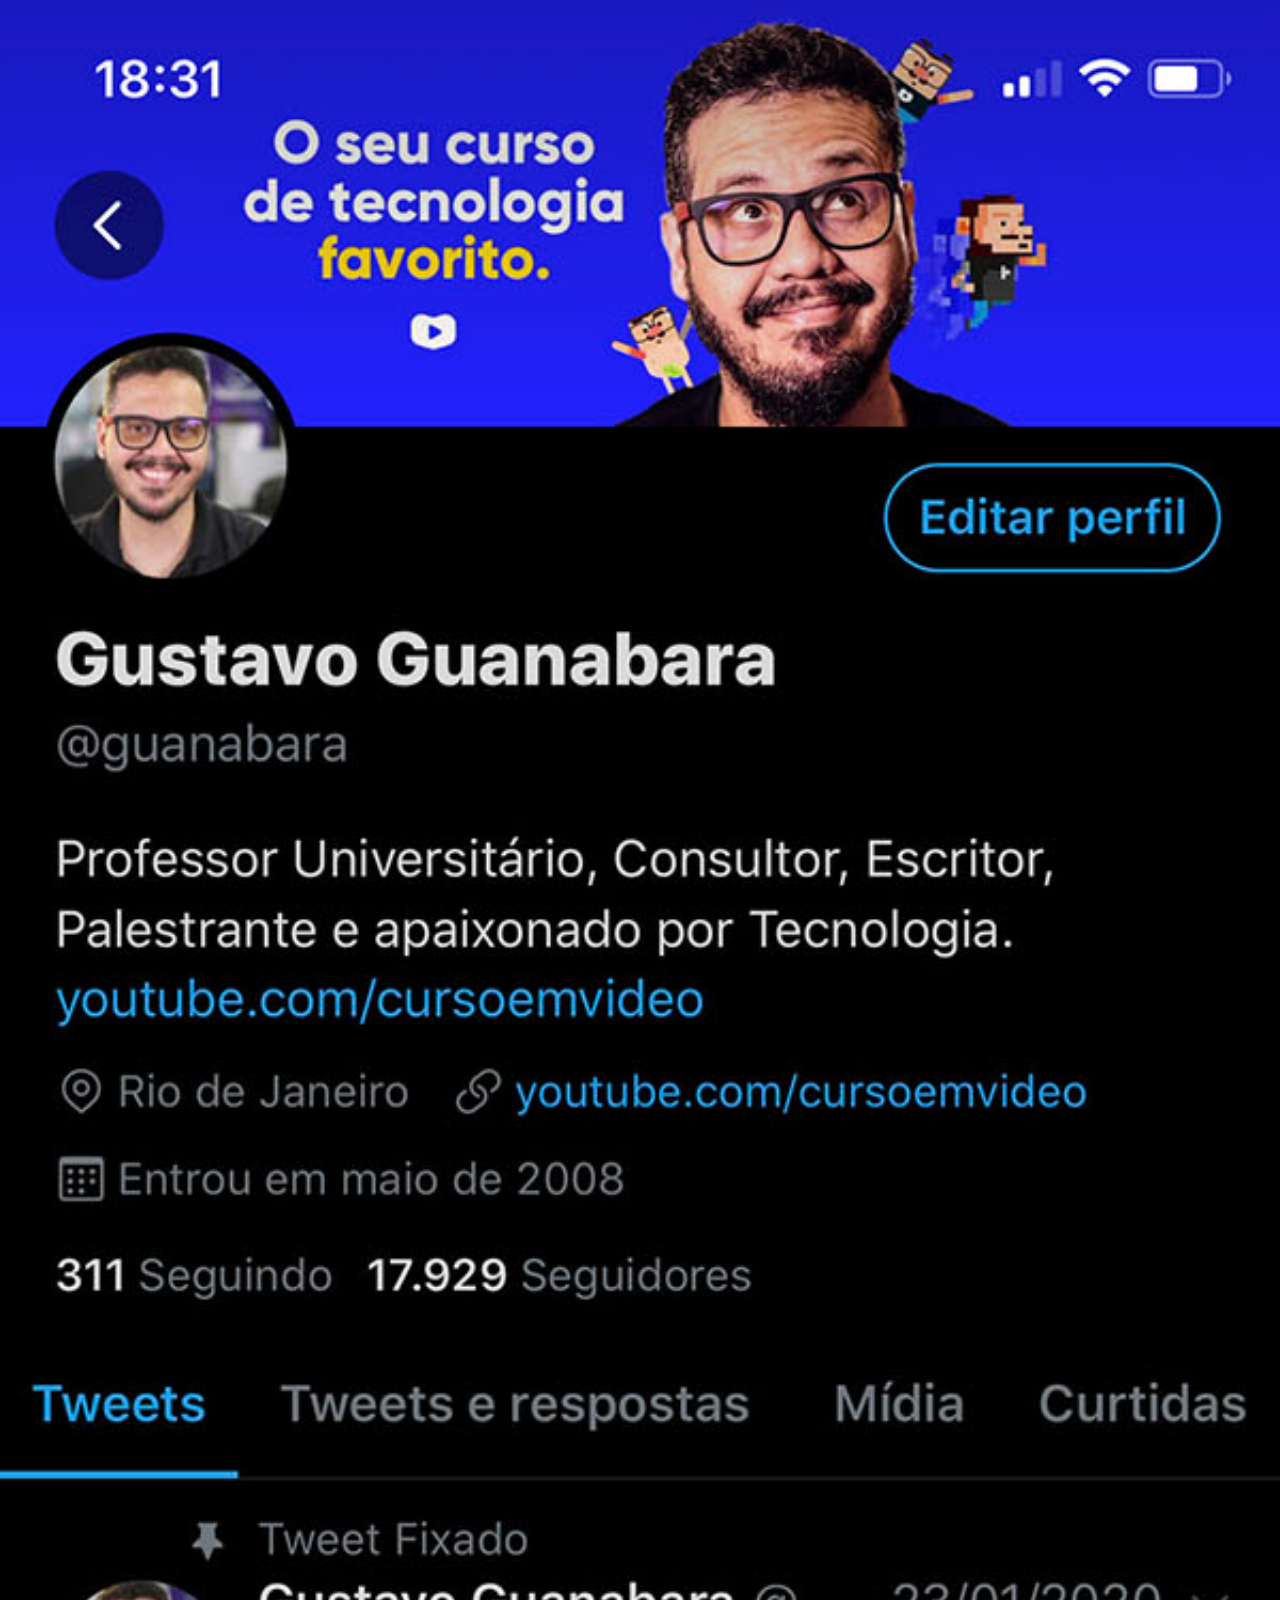
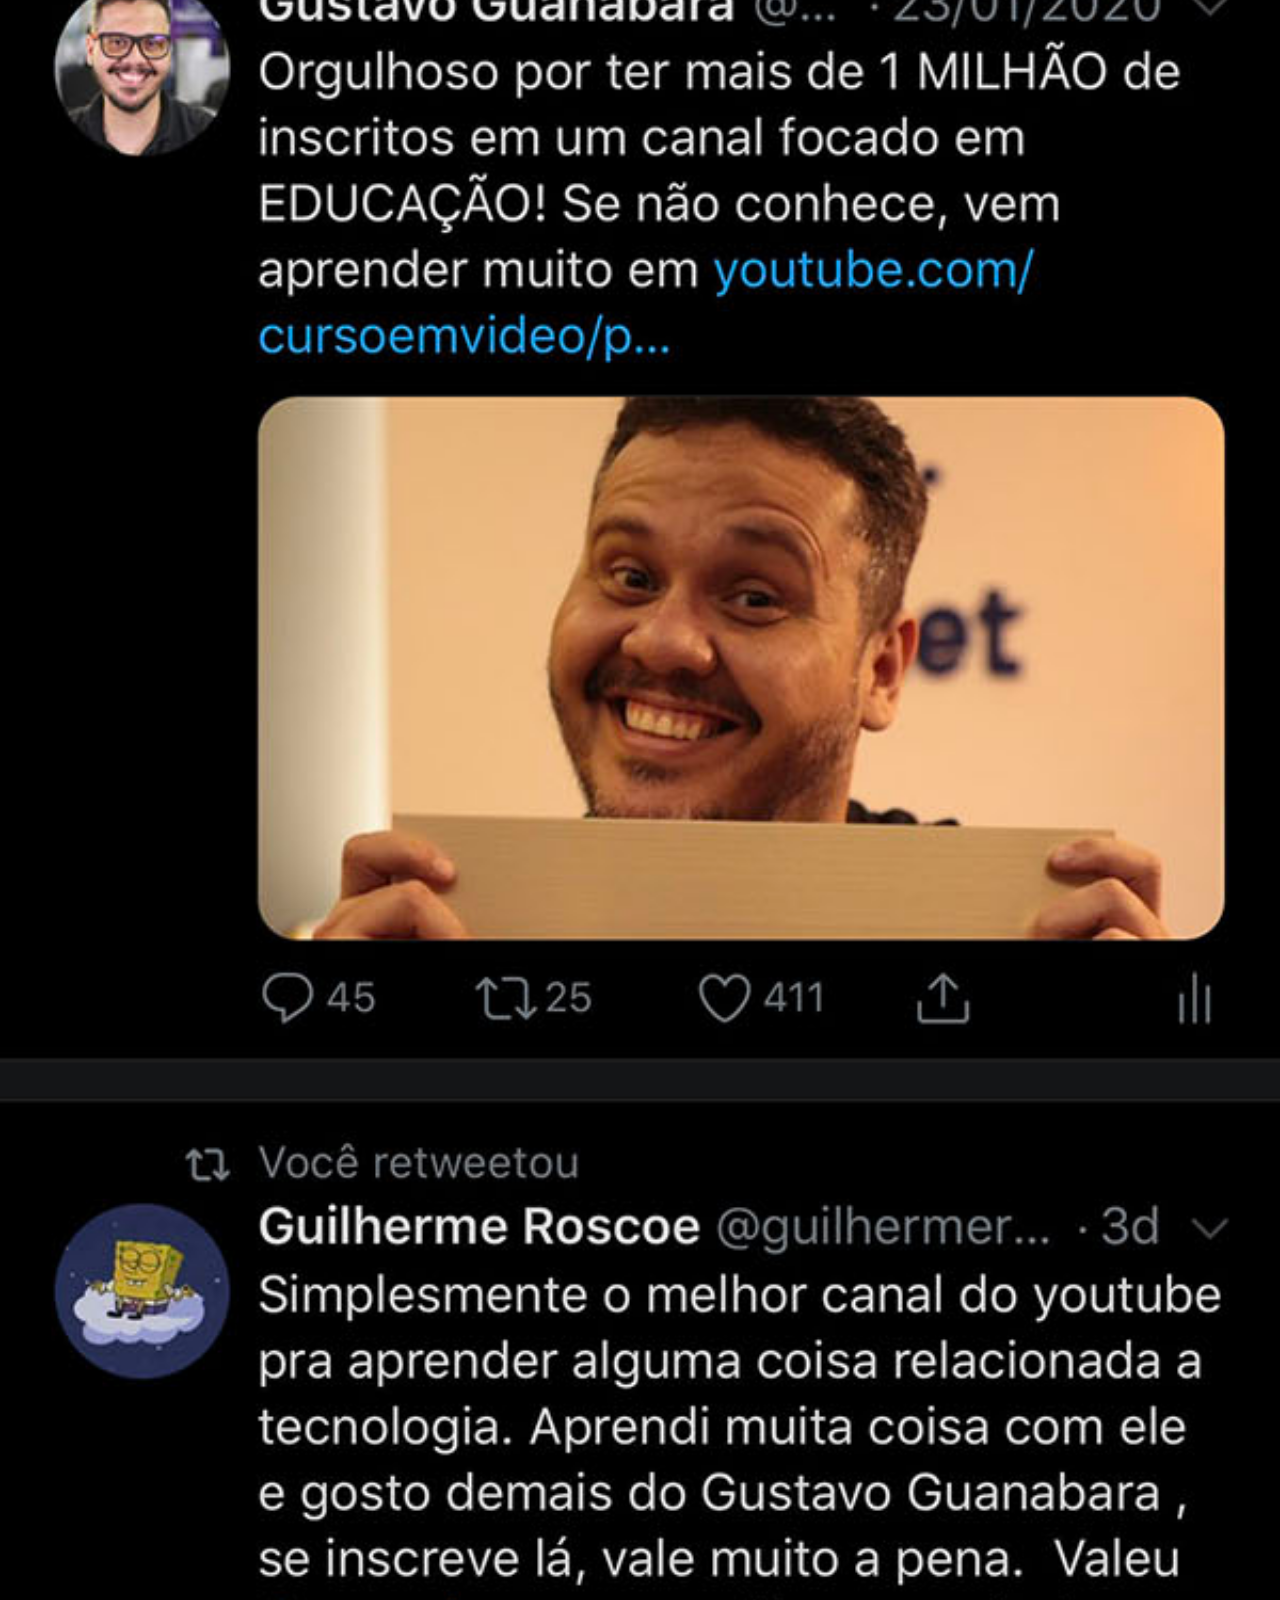
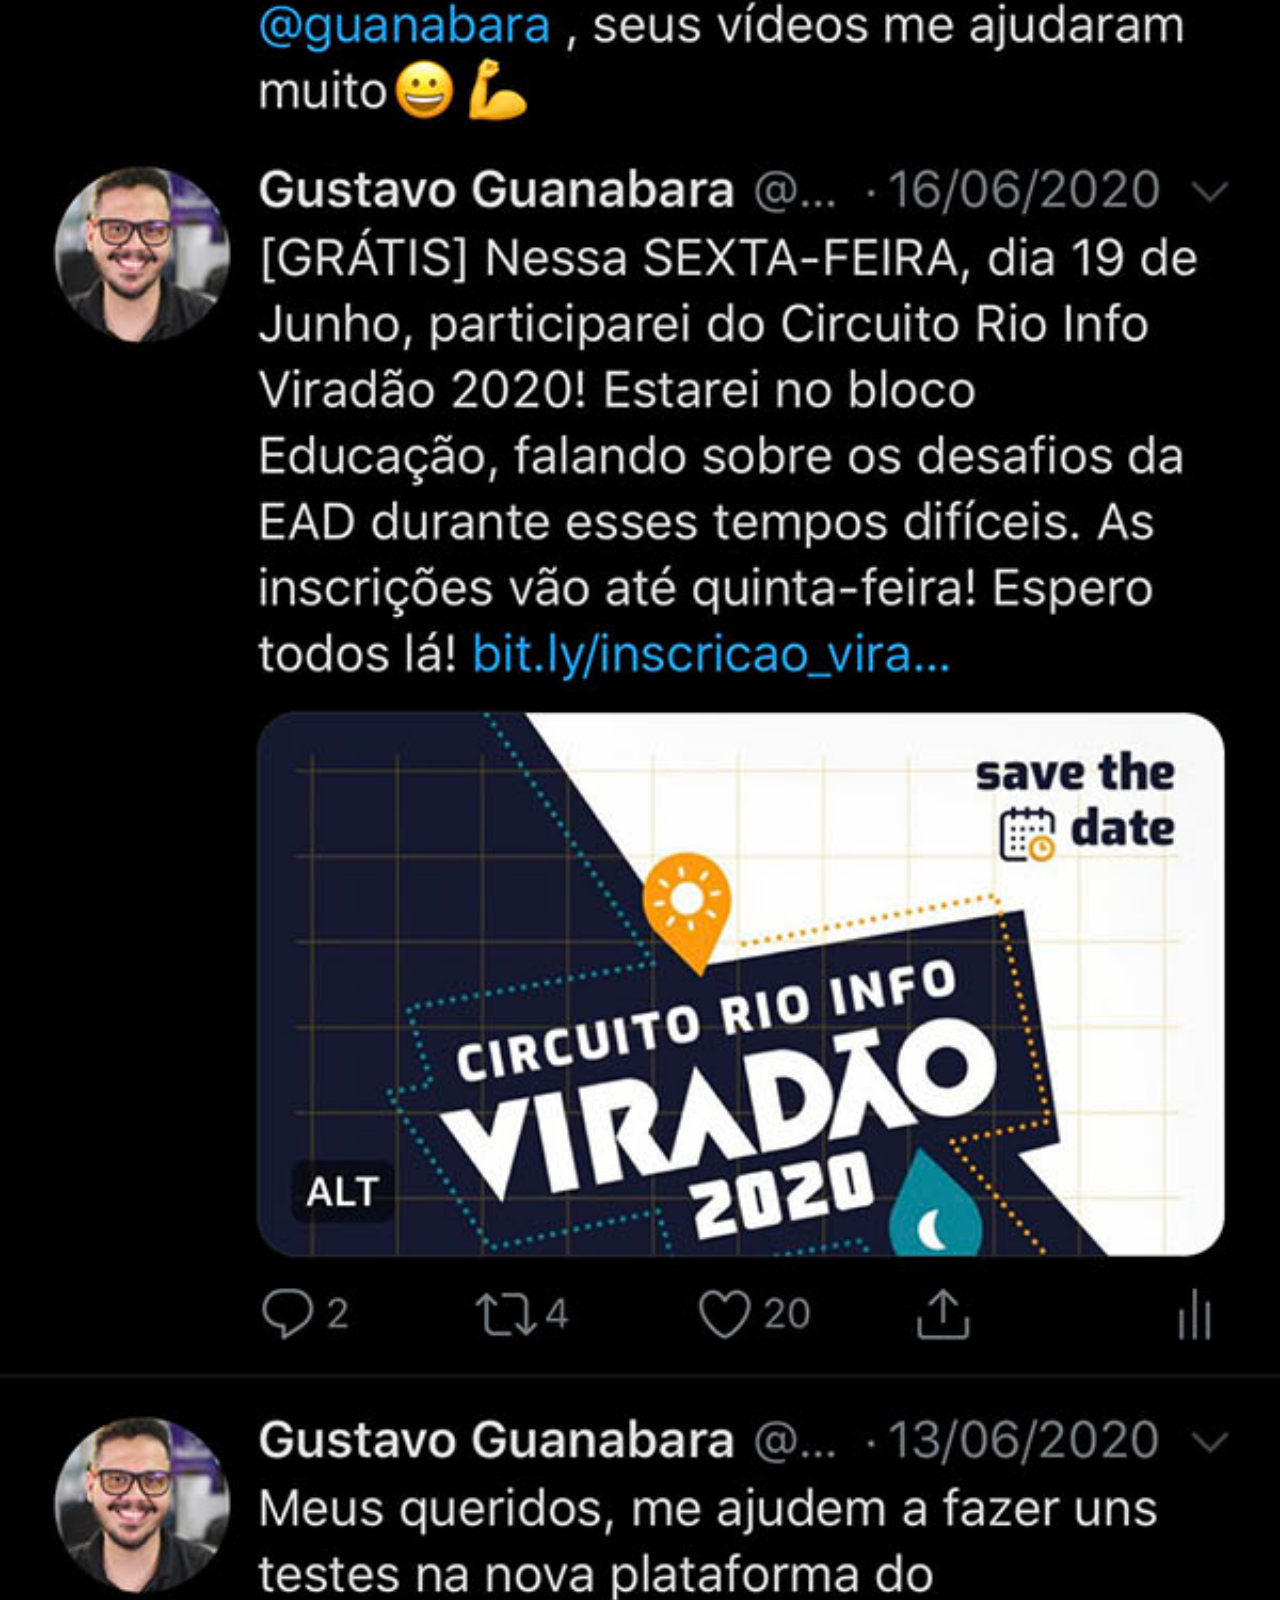
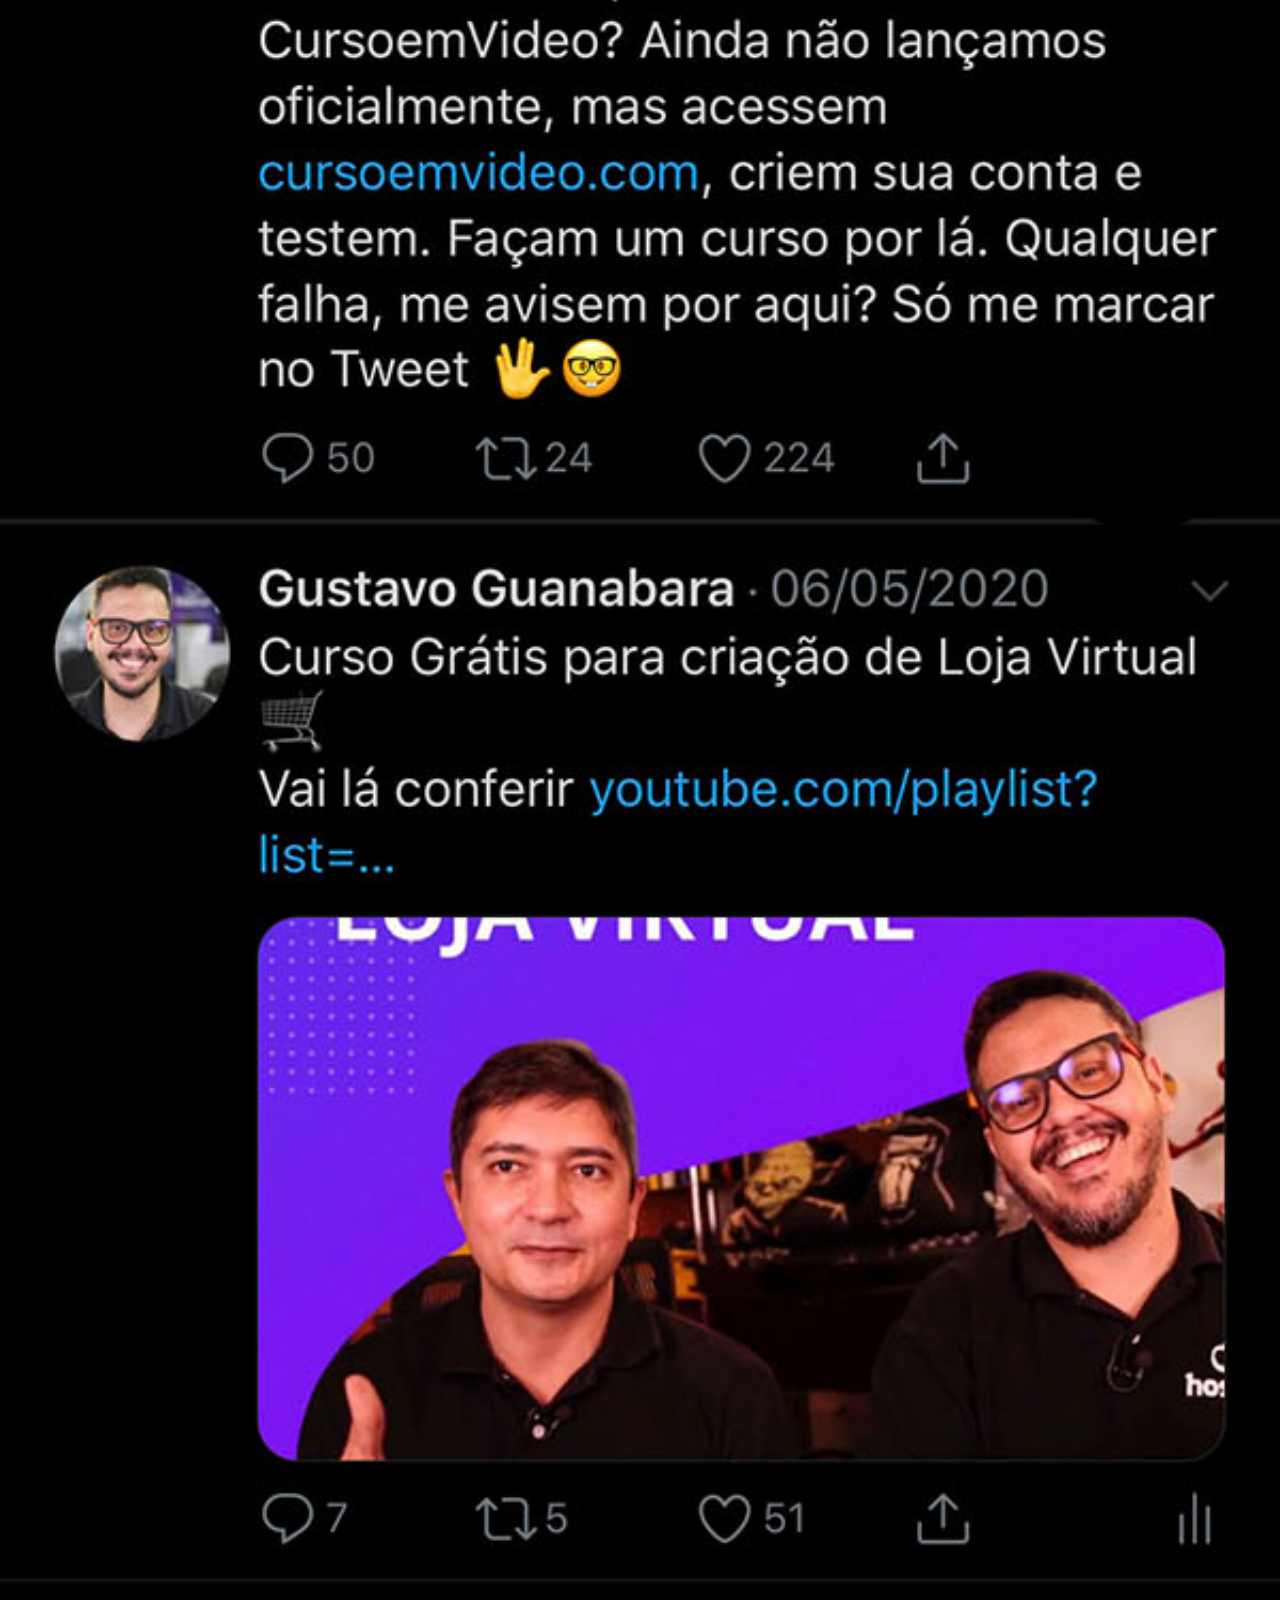
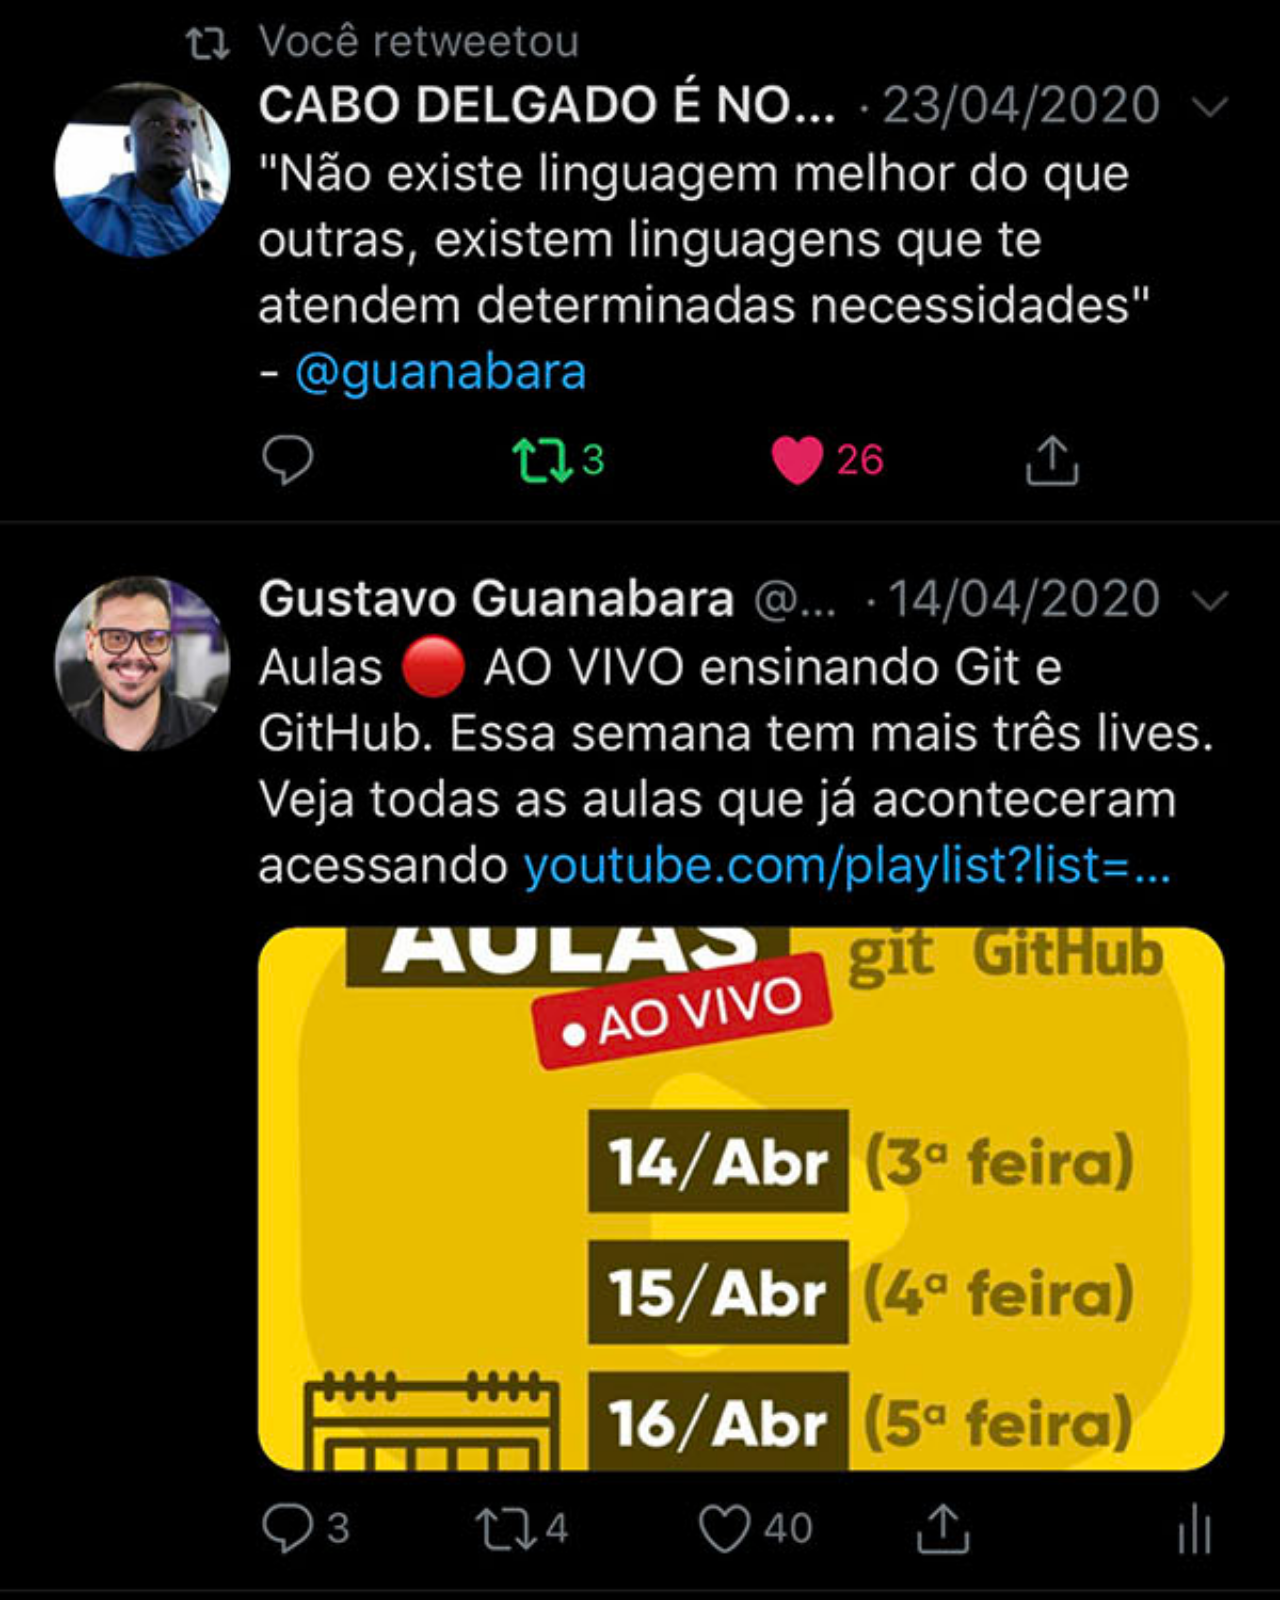
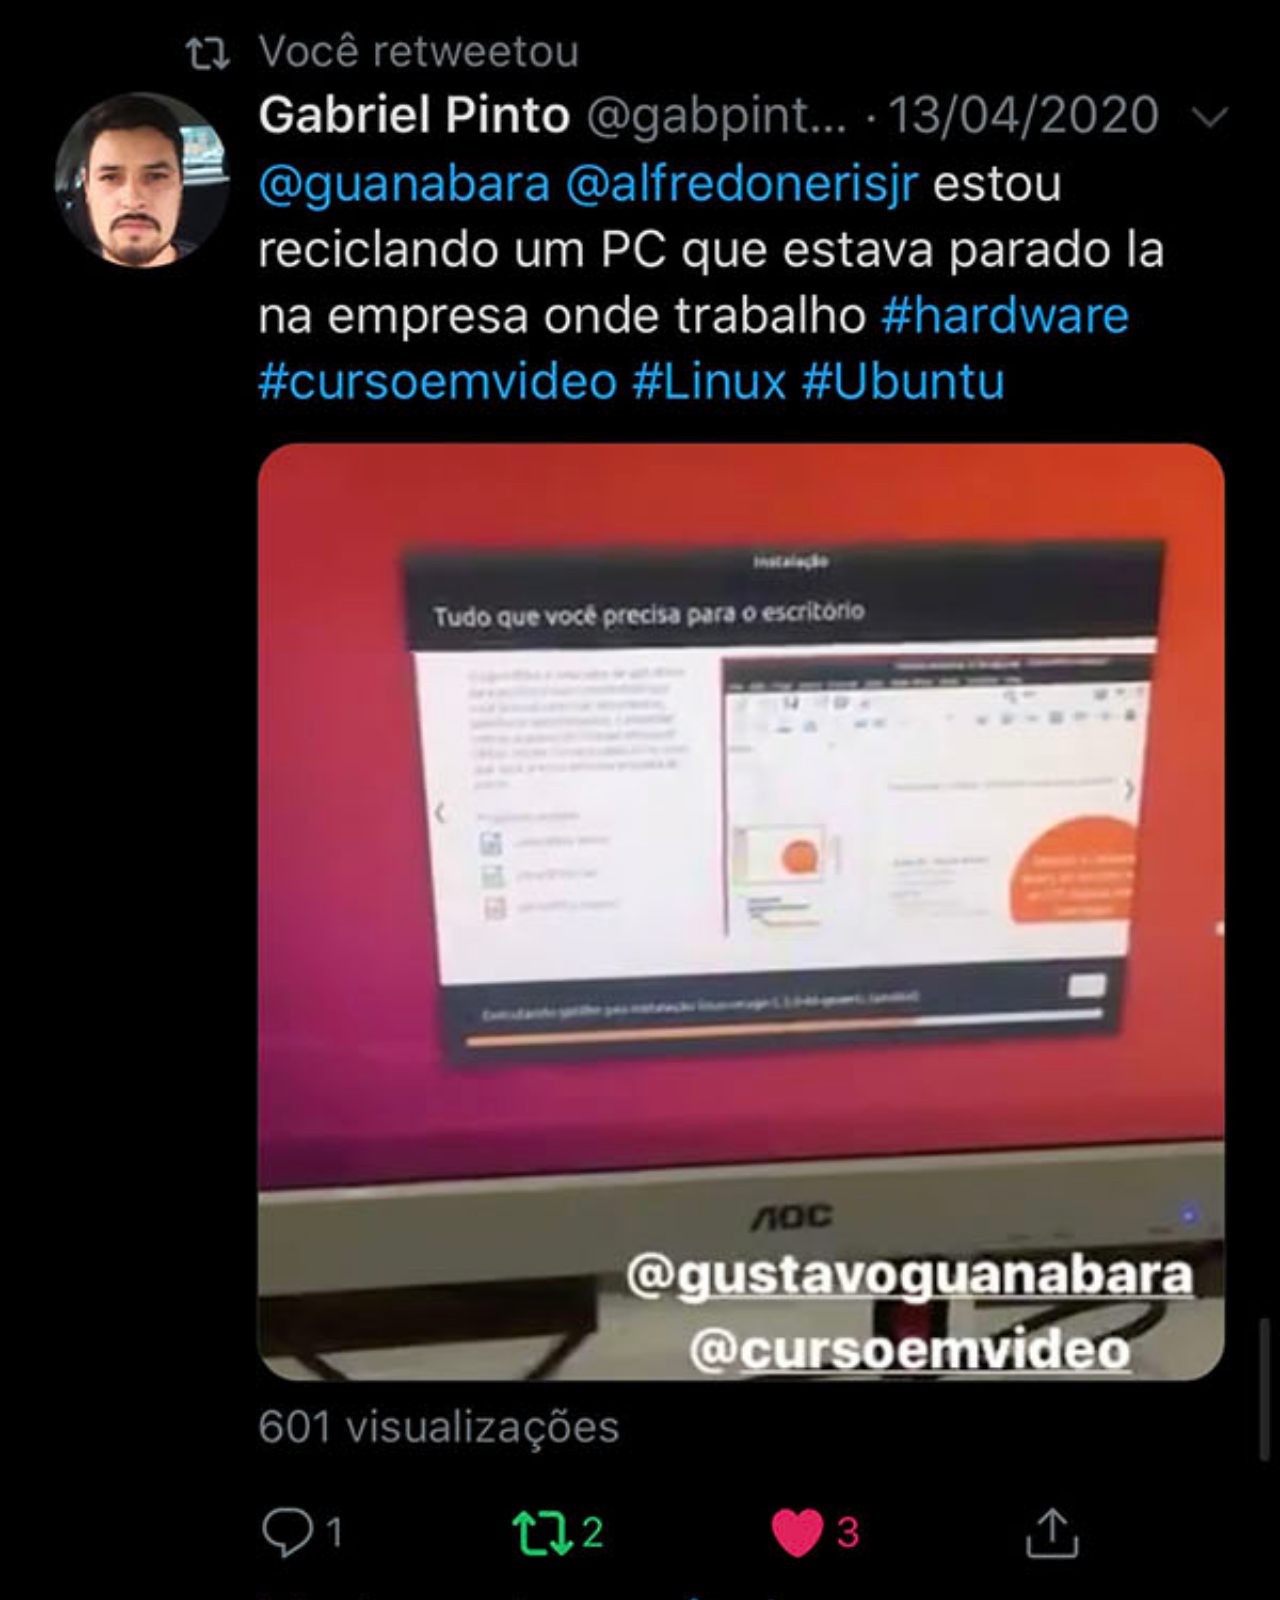
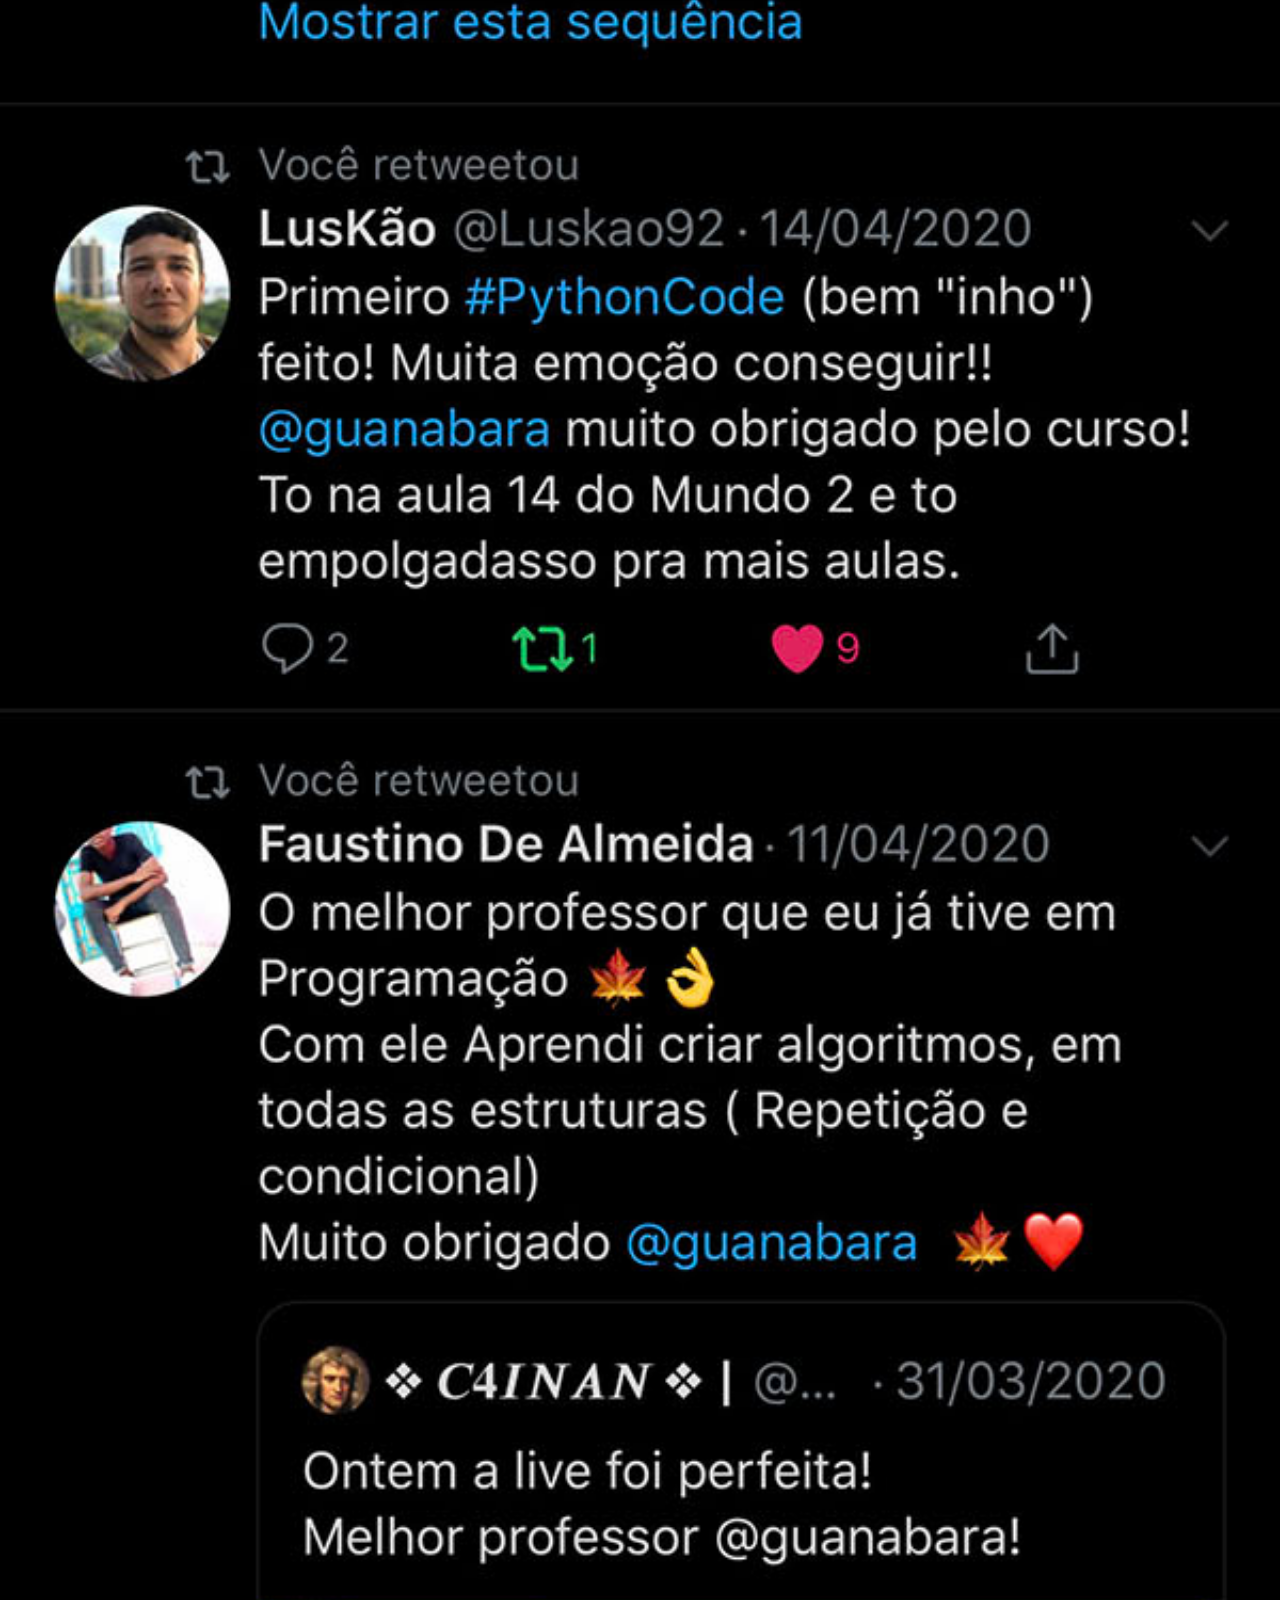
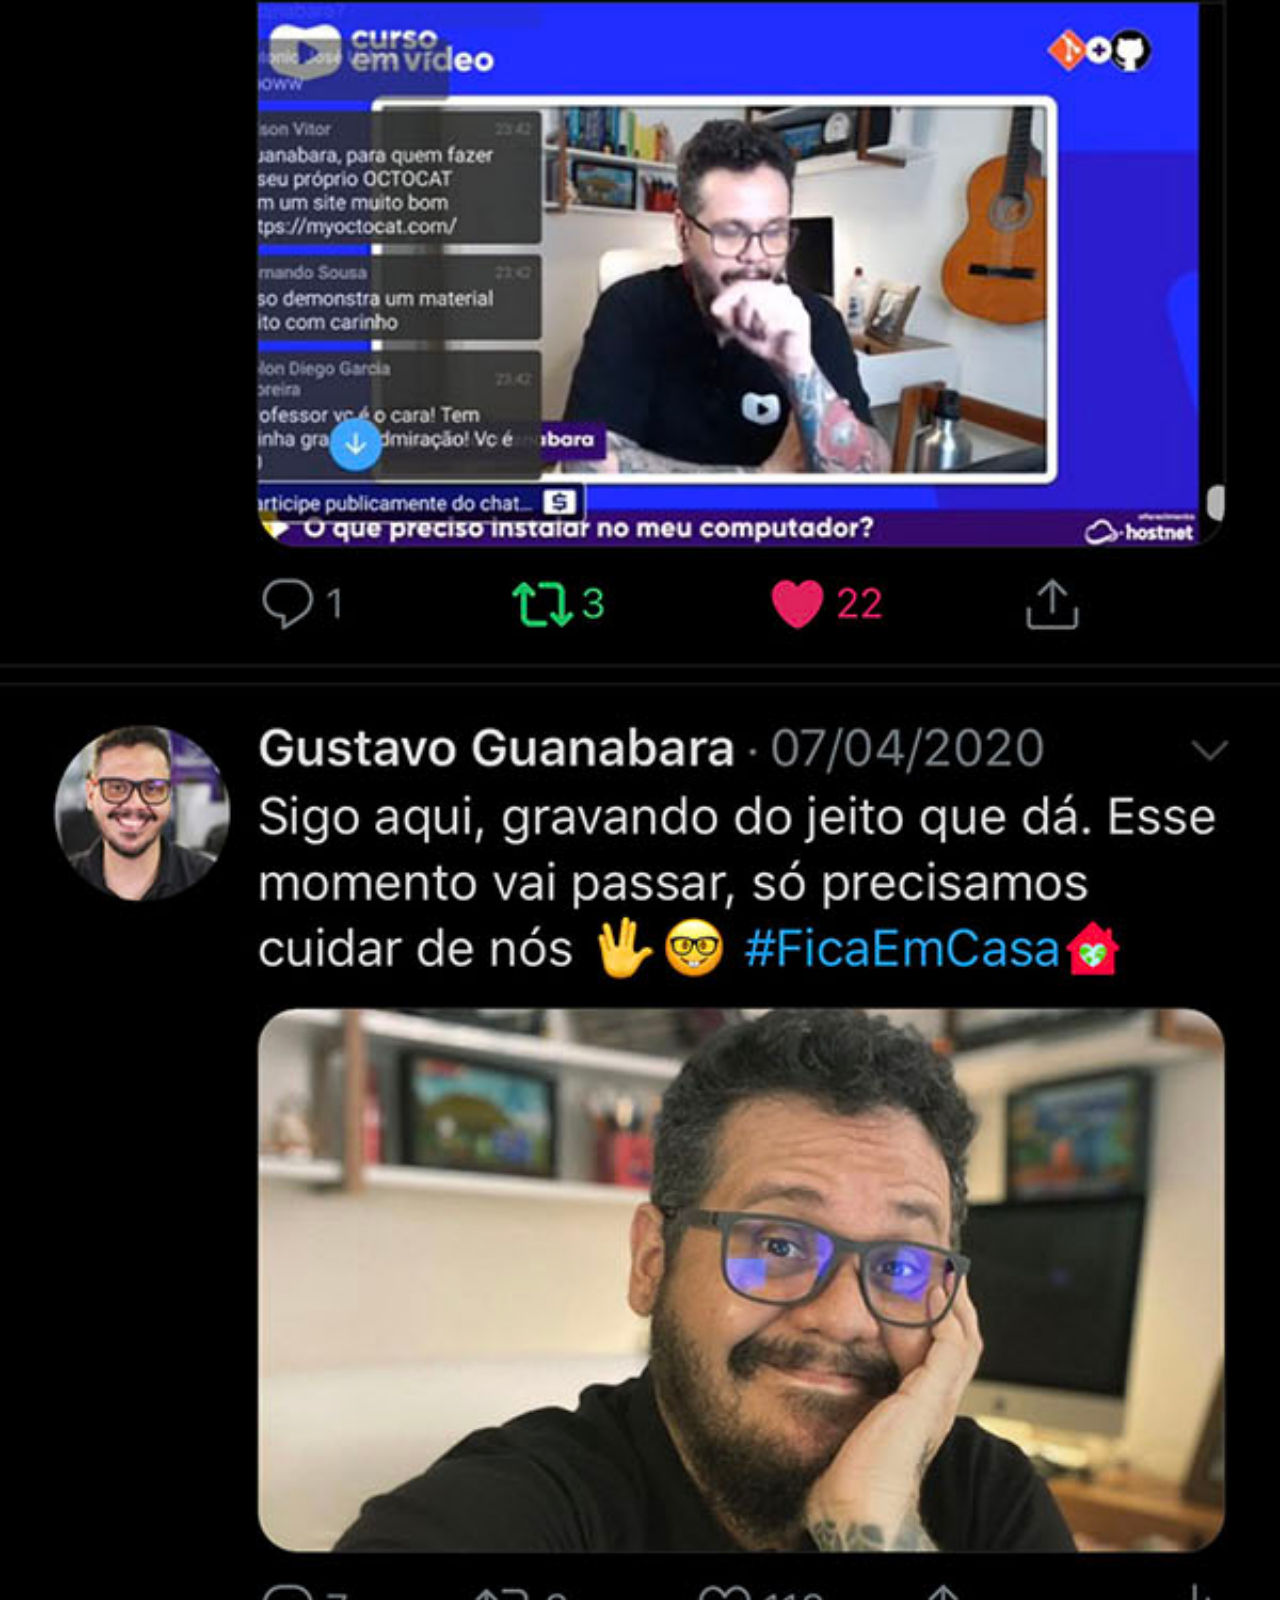
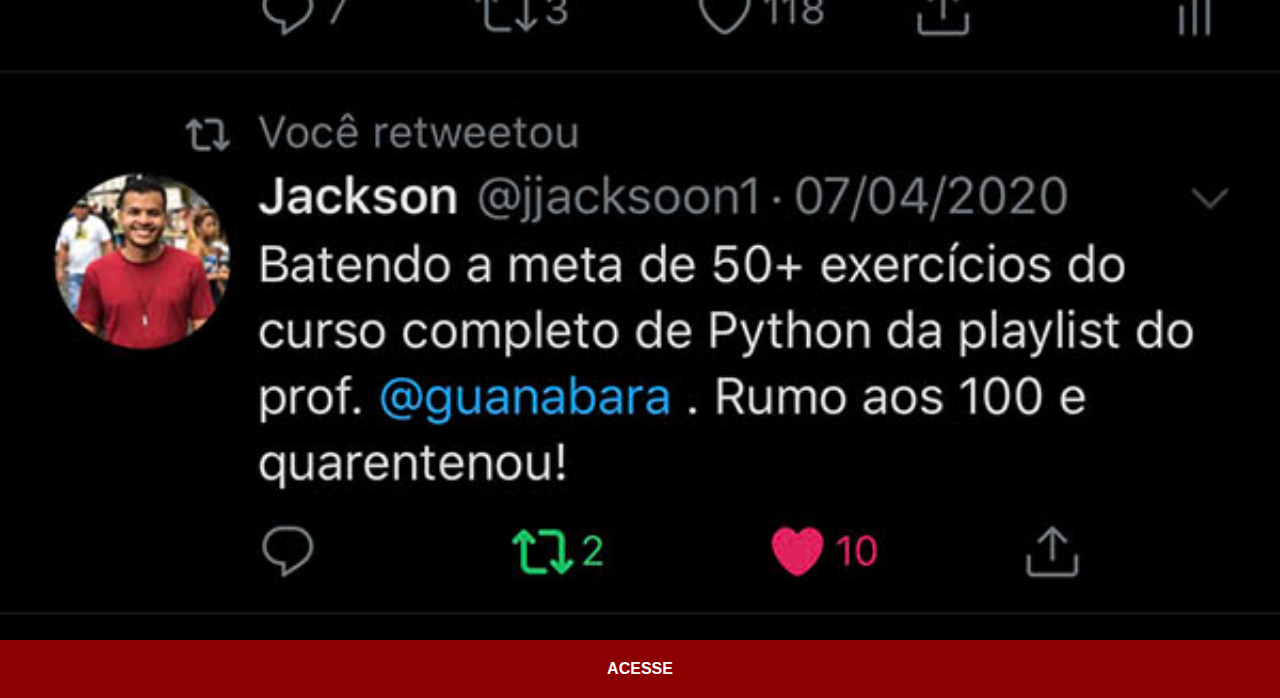
<file: twitter.html>
<!DOCTYPE html>
<html lang="en">
<head>
    <meta charset="UTF-8">
    <meta name="viewport" content="width=device-width, initial-scale=1.0">
    <title>Document</title>
    <link rel="stylesheet" href="estilos/social.css">
</head>
<body>
    <img src="pacote-d013/pacote-d013/imagens/tela-twitter.jpg" alt="Twitter">
    <a href="https://twitter.com/guanabara" target="_blank">ACESSE</a>
</body>
</html>
</file>
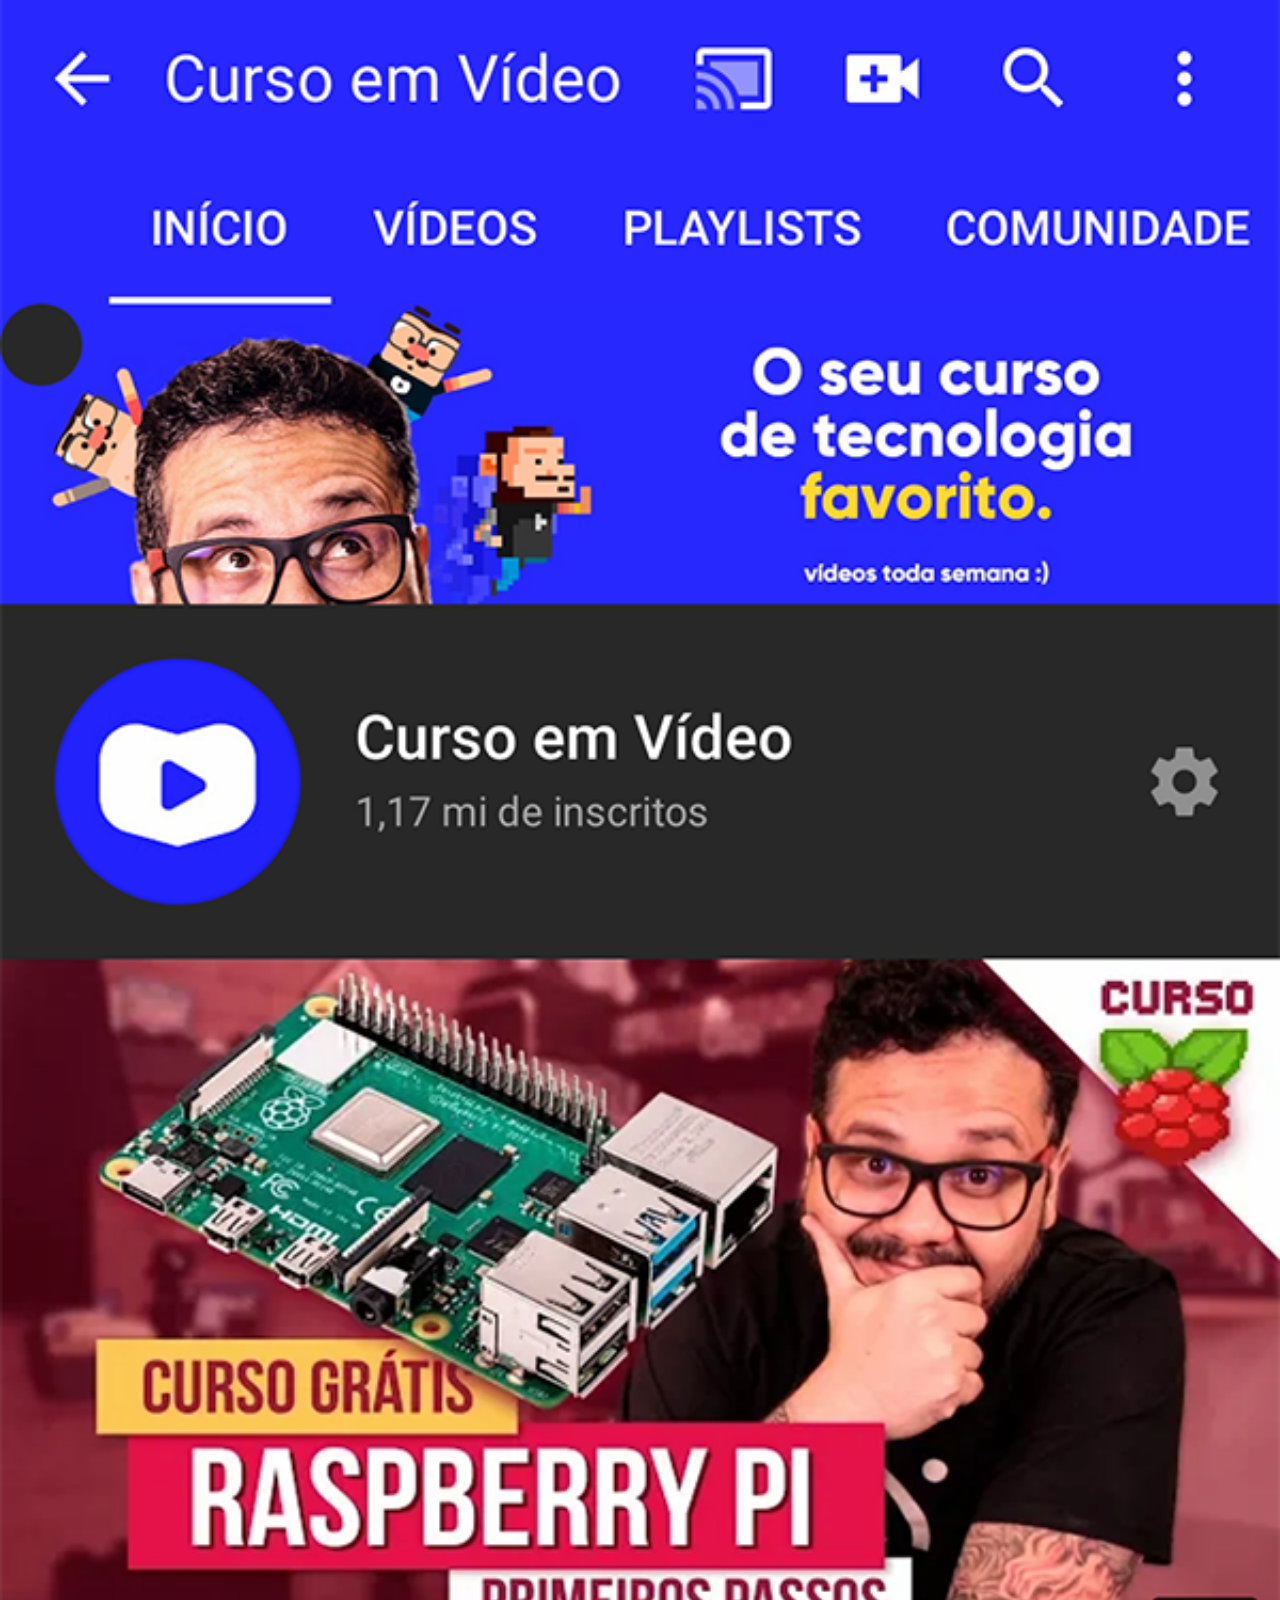
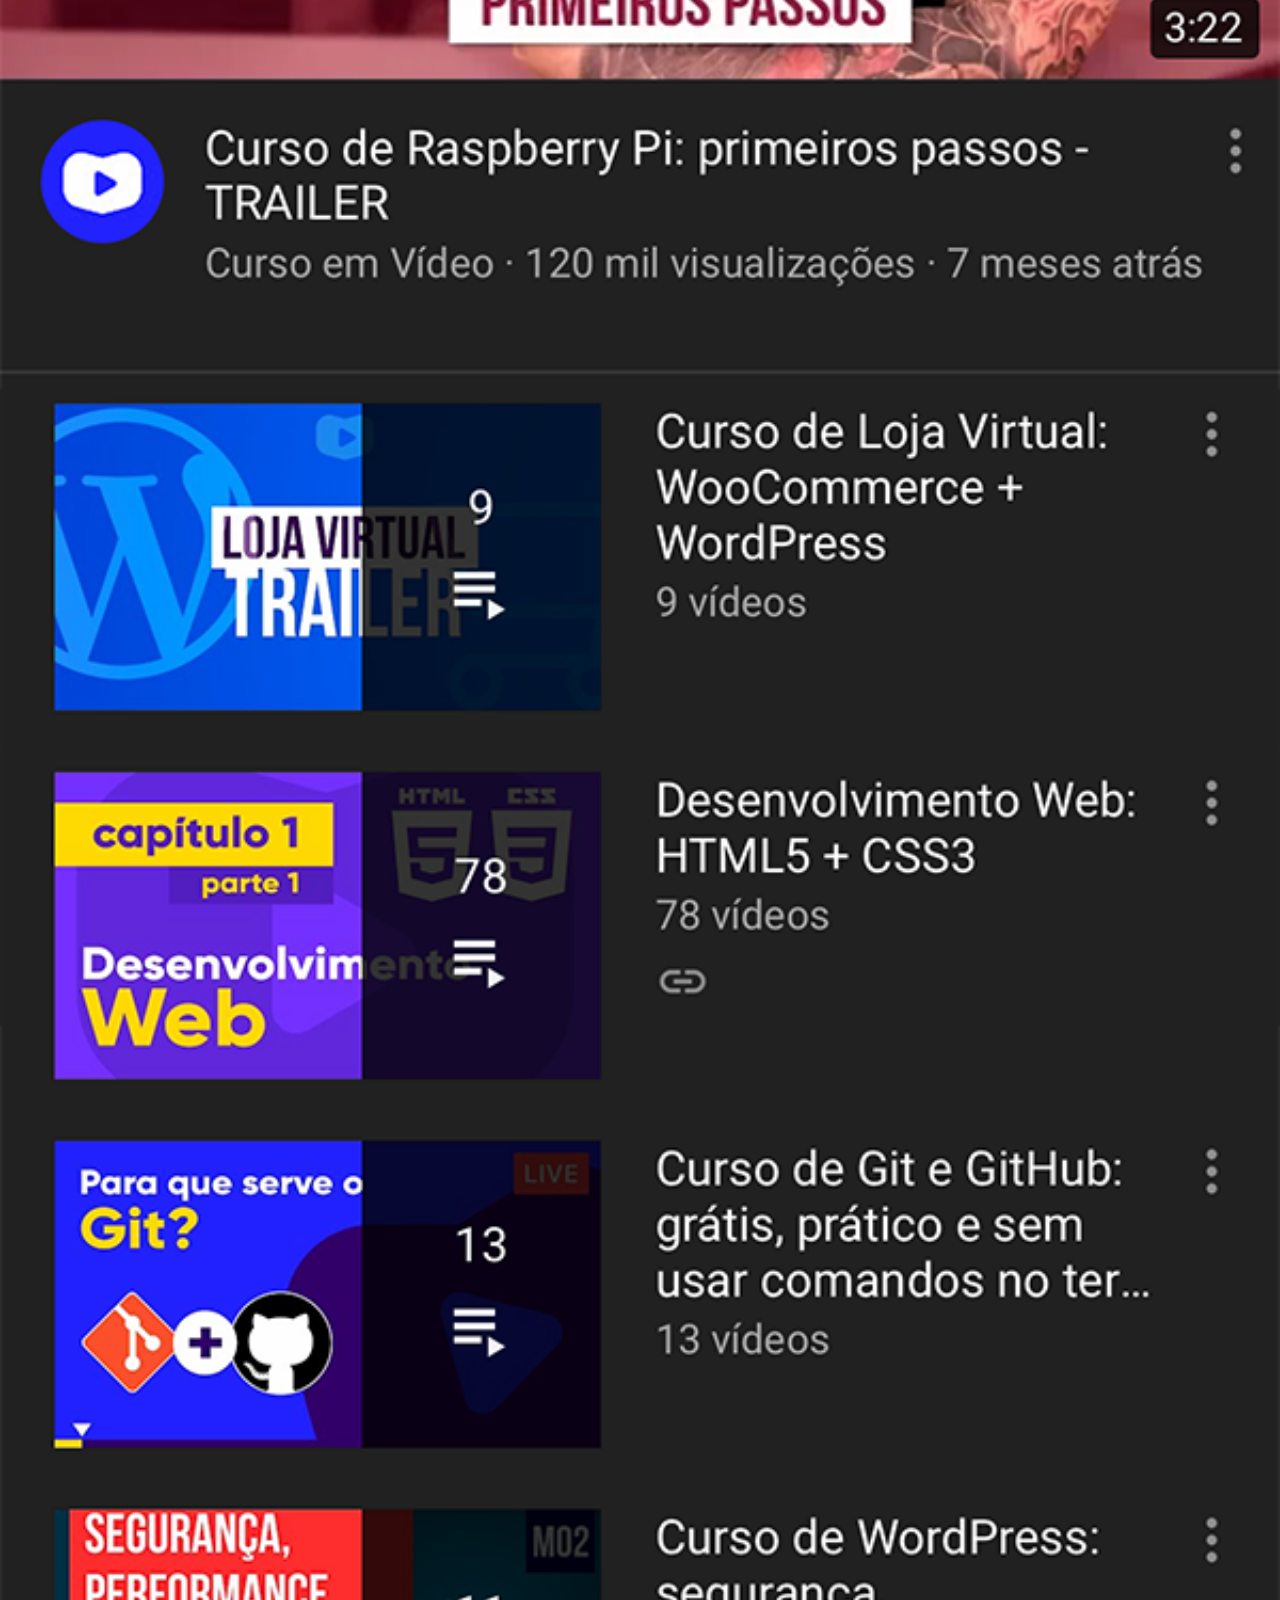
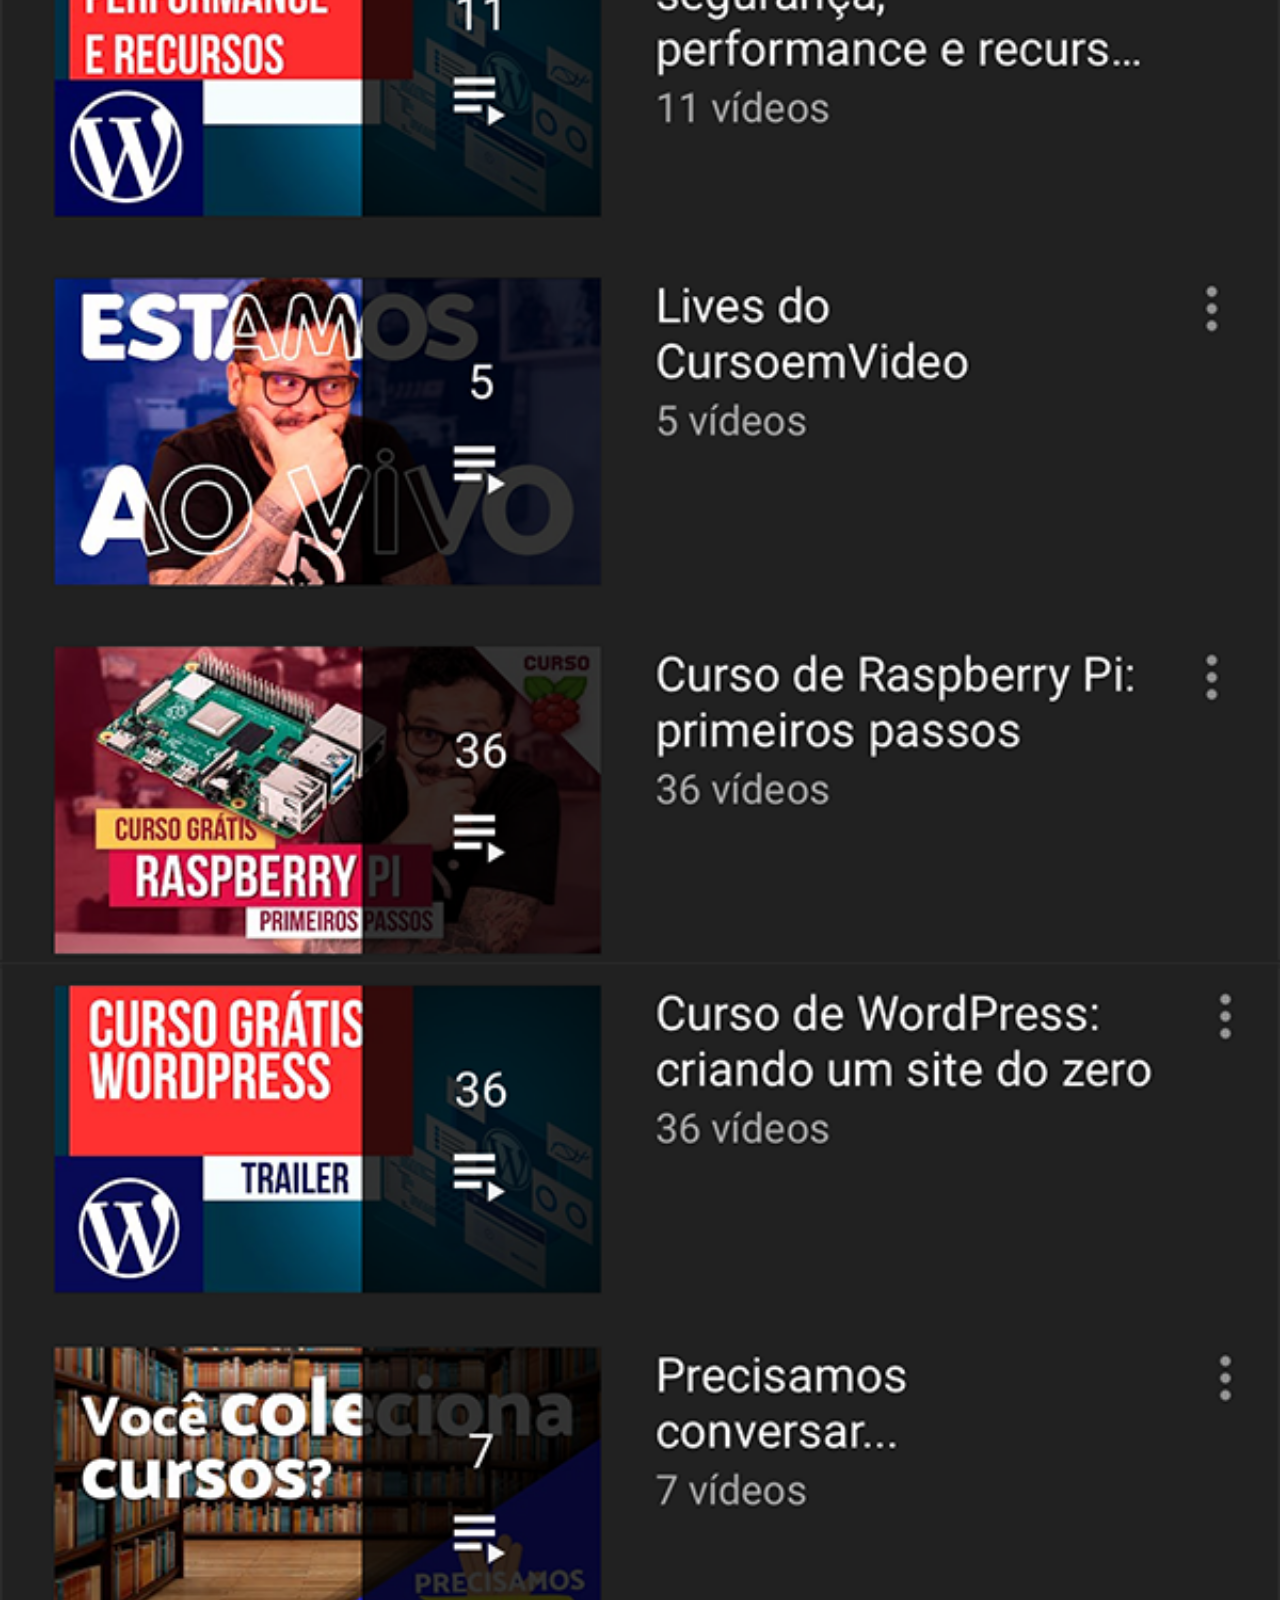
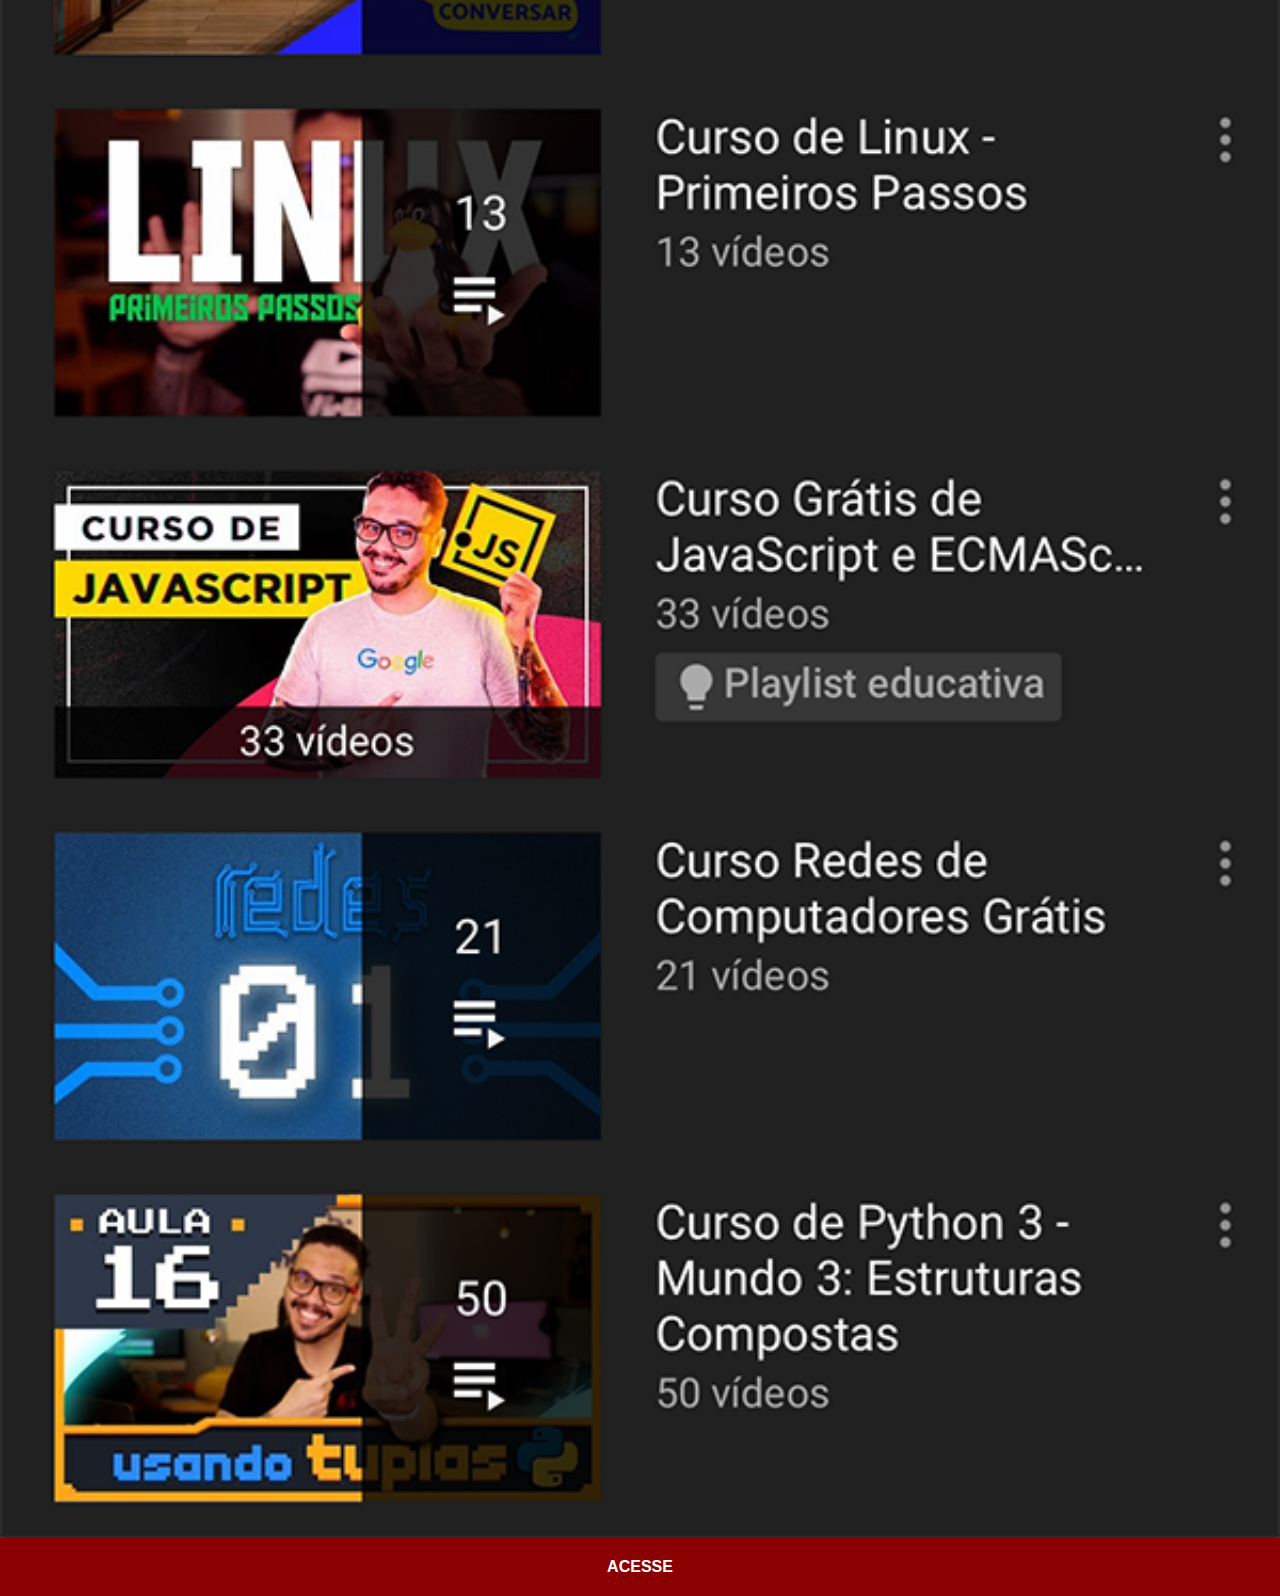
<file: youtube.html>
<!DOCTYPE html>
<html lang="en">
<head>
    <meta charset="UTF-8">
    <meta name="viewport" content="width=device-width, initial-scale=1.0">
    <title>Document</title>
    <link rel="stylesheet" href="estilos/social.css">
</head>
<body>
    <img src="pacote-d013/pacote-d013/imagens/tela-youtube.png" alt="Youtube">
    <a href="https://www.youtube.com/@CursoemVideo" target="_blank">ACESSE</a>
</body>
</html>
</file>
<file: estilos/style.css>
@charset "UTF-8";

* {
    margin: 0px;
    padding: 0px;
    font-family: Arial, Helvetica, sans-serif;
}

html, body {
    height: 100vh;
    width: 100vw; 
    background-color: black;
}

body {
    background: url('../pacote-d013/pacote-d013/imagens/fundo-madeira.jpg') no-repeat top center;
    background-size: cover;
    background-attachment: fixed;
}

main {
    height: 100vh;
    position: relative;
}

section#telefone {
    position: absolute;
    top: 50%;
    left: 50%;
    transform: translate(-50%, -50%);
    height: 627px;
    width: 311px;
    background: url('../pacote-d013/pacote-d013/imagens/frame-iphone.png') no-repeat;

}

section#redes-sociais {
    text-align: right; 
     
}

section#redes-sociais img:hover {
    border: 2px solid rgba(255, 255, 255, 0.91);   
    transform: translate(-4px, -4px); 
    box-shadow: 5px 5px 10px rgba(0, 0, 0, 0.47);
    transition: transform 0.5s, border .5s;
}

section#redes-sociais img:active {
    transform: scale(95%);
}

section#redes-sociais img {
    width: 50px;
    margin: 10px;
    border-radius: 50%;
    box-shadow: 2px 2px 5px rgba(14, 11, 11, 0.416);
    box-sizing: border-box;
}

iframe#tela {
    position: relative;
    top: 80px;
    left: 22px;
    width: 267px;
    height: 471px;
}
</file>
<file: estilos/social.css>
@charset "UTF-8";

* {
    margin: 0px;
    padding: 0px;
    font-family: Arial, Helvetica, sans-serif;
}

::-webkit-scrollbar {
    width: 0px;
    height: 0px;
}

img {
    width: 100vw;
} 

a:hover {
   background-color: red;   
}

a {
    display: block;
    background-color: darkred;
    color: white;
    padding: 20px;
    margin: -4px;
    text-align: center;
    font-weight: bolder;
    text-decoration: none;
}
</file>
